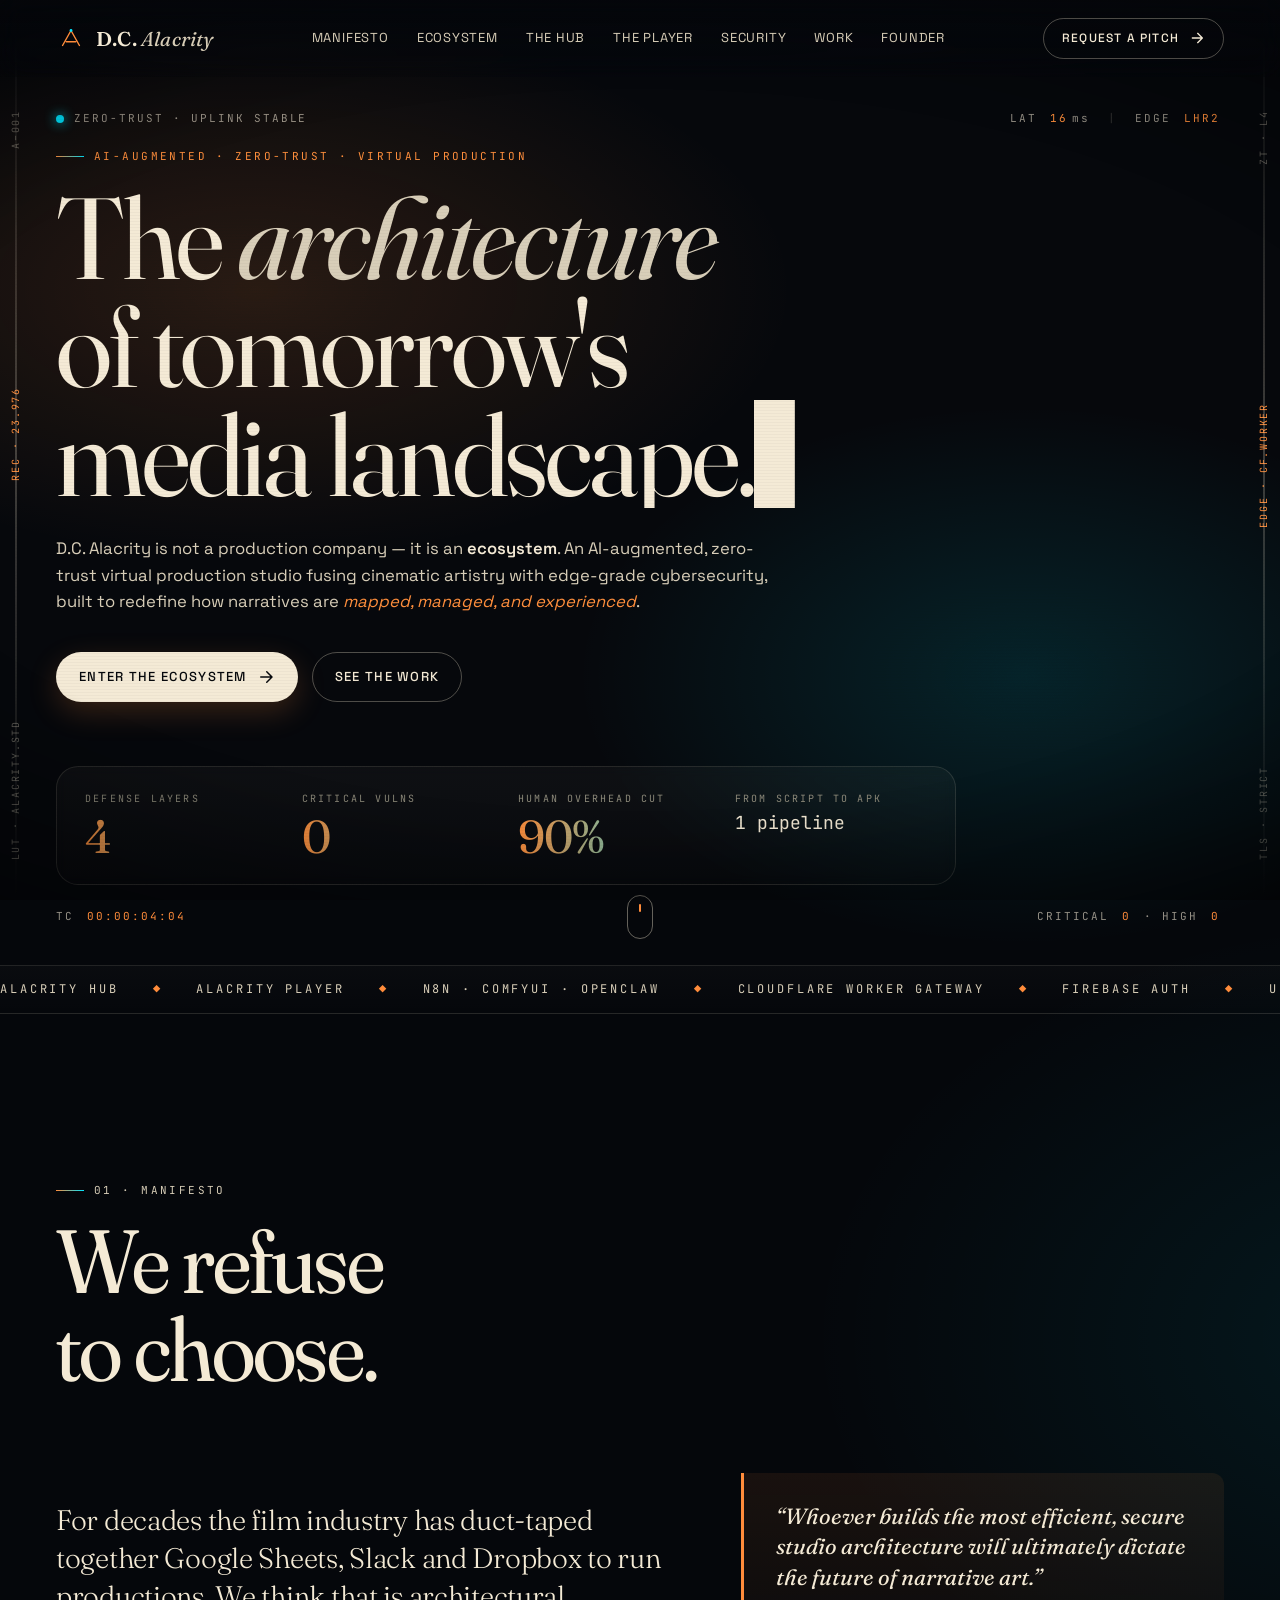
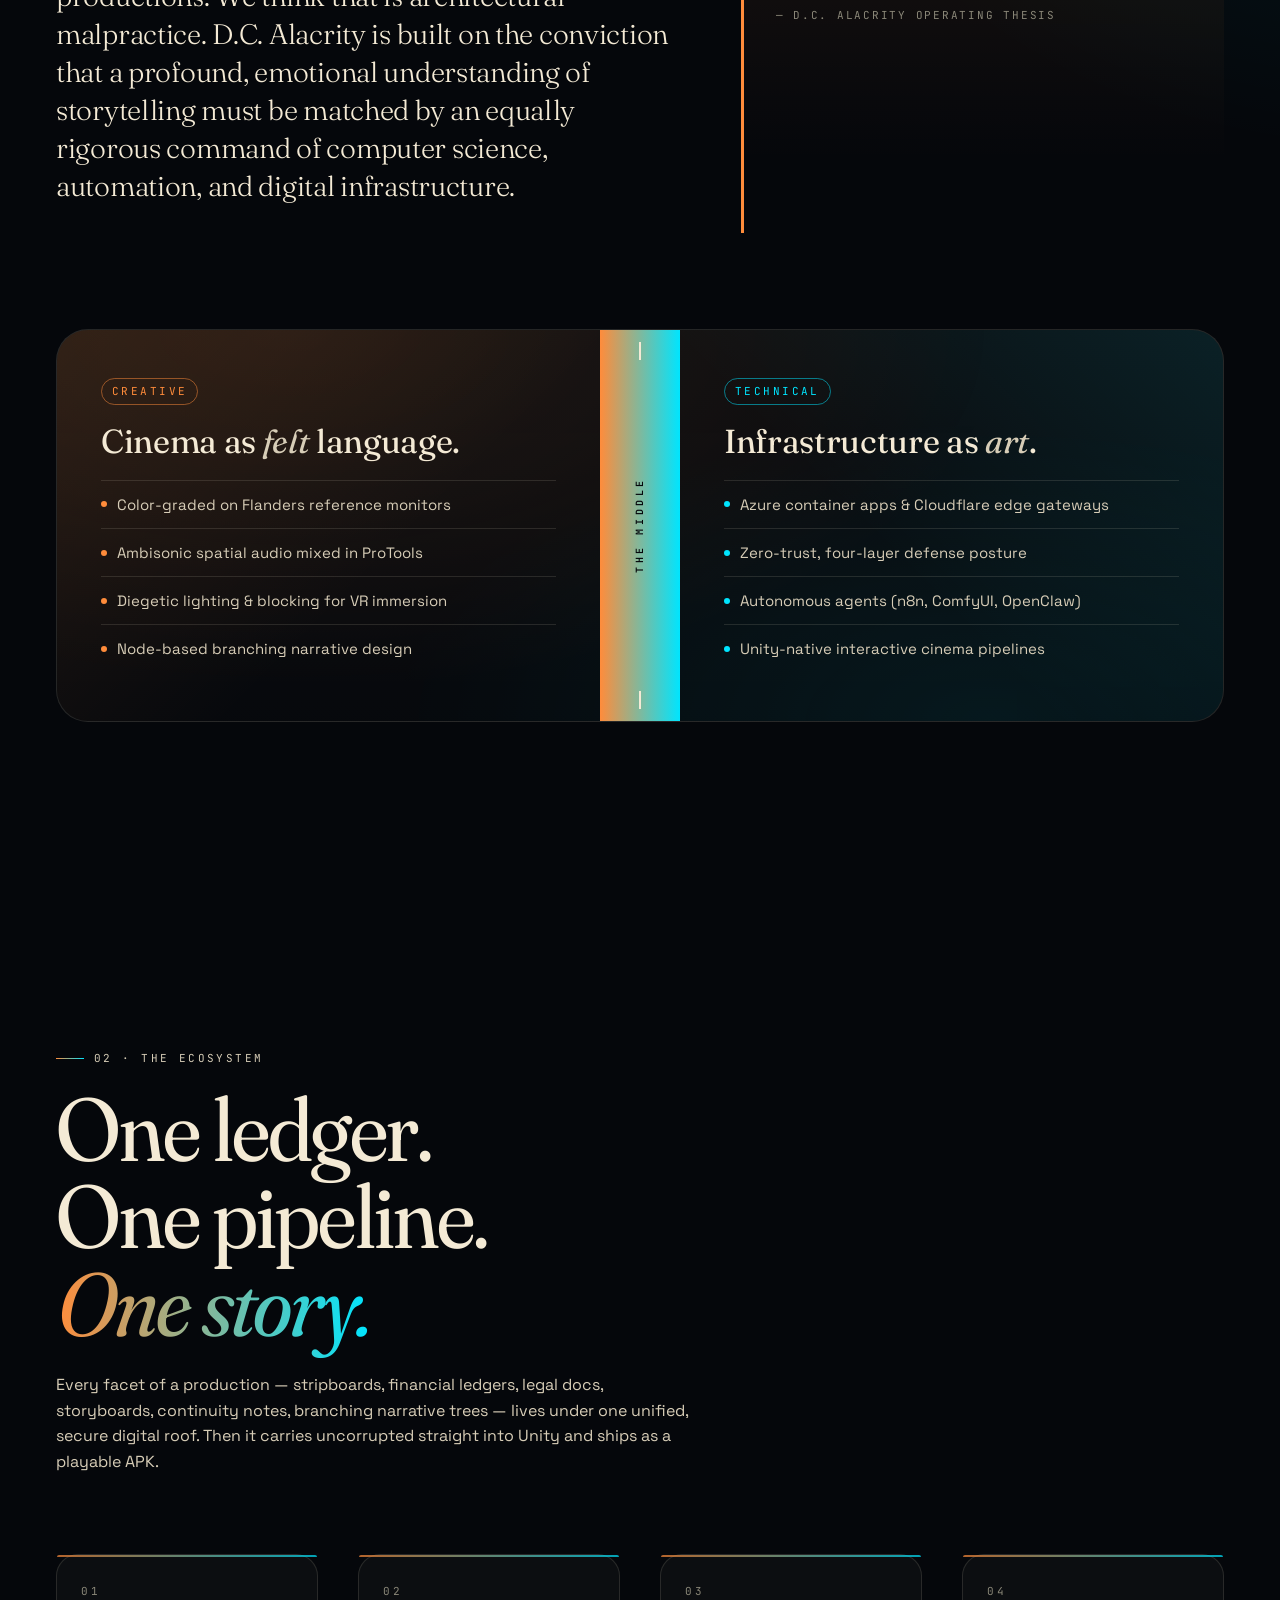
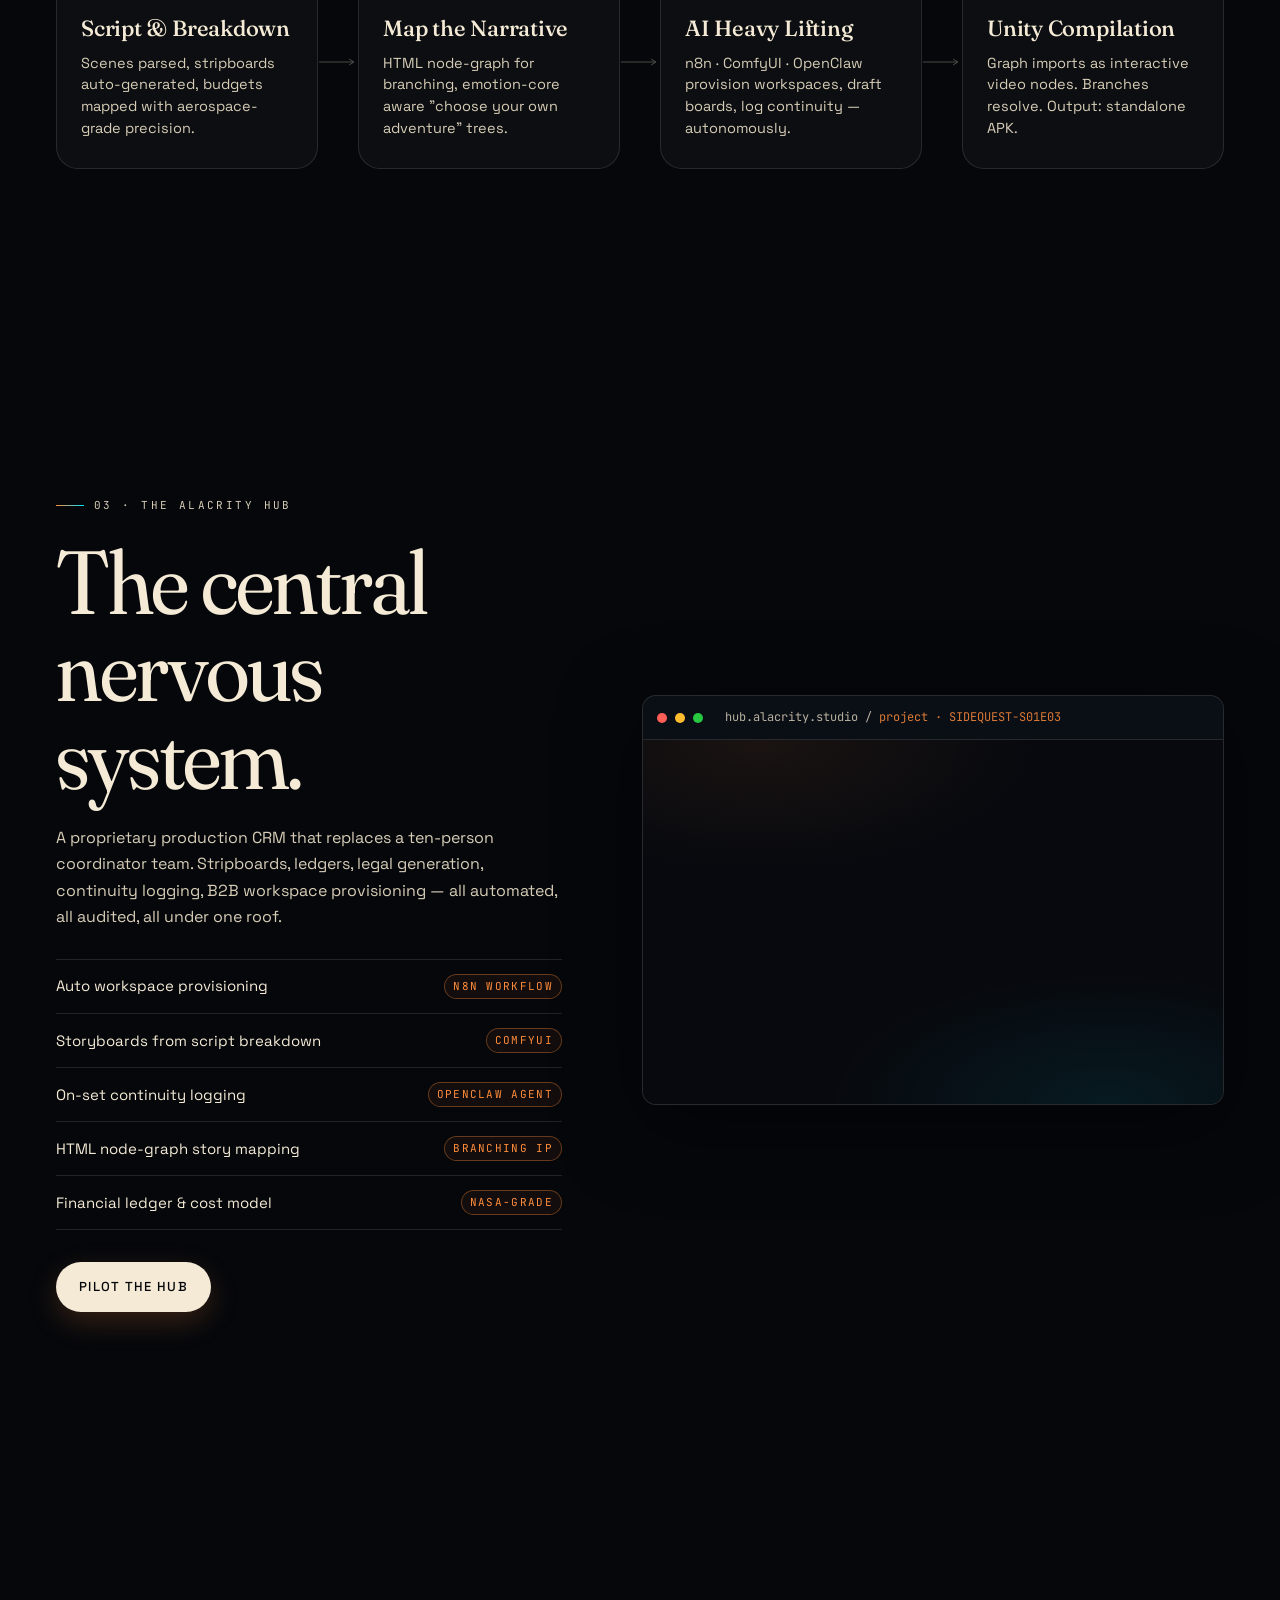
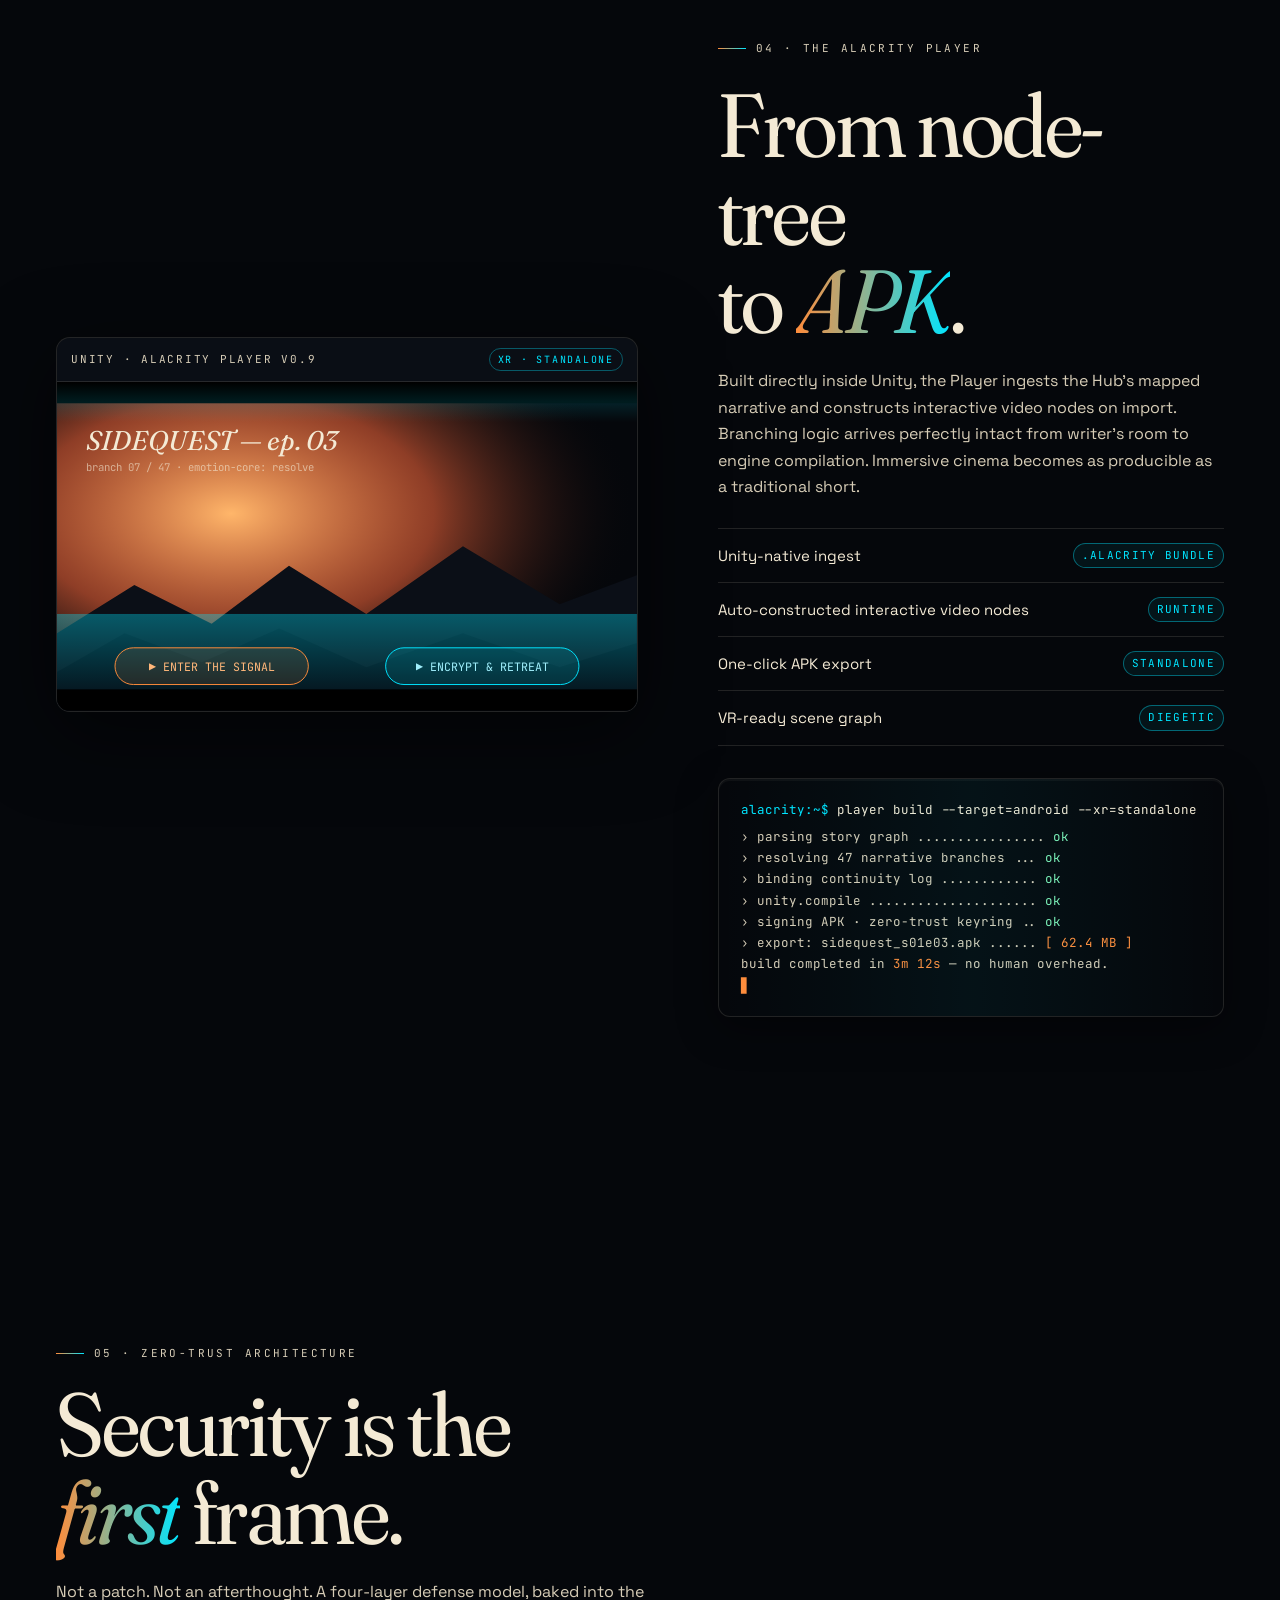
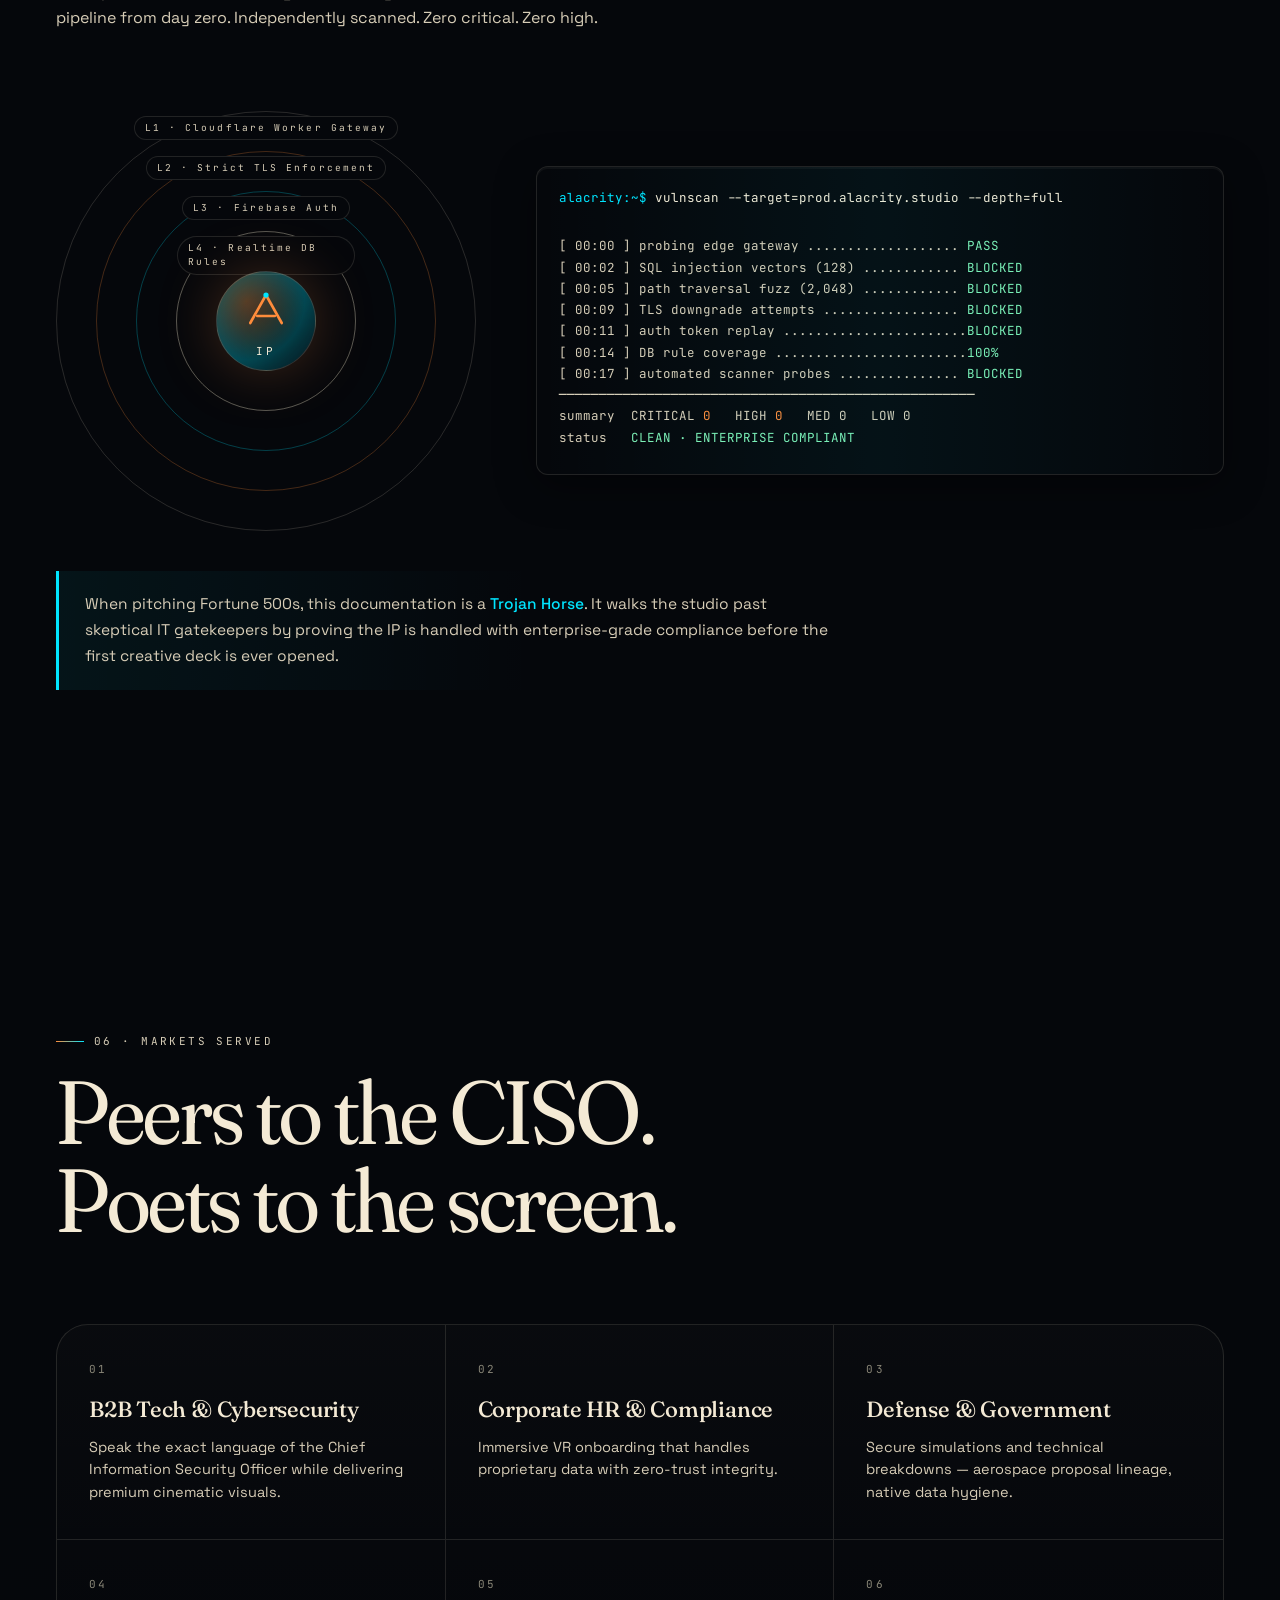
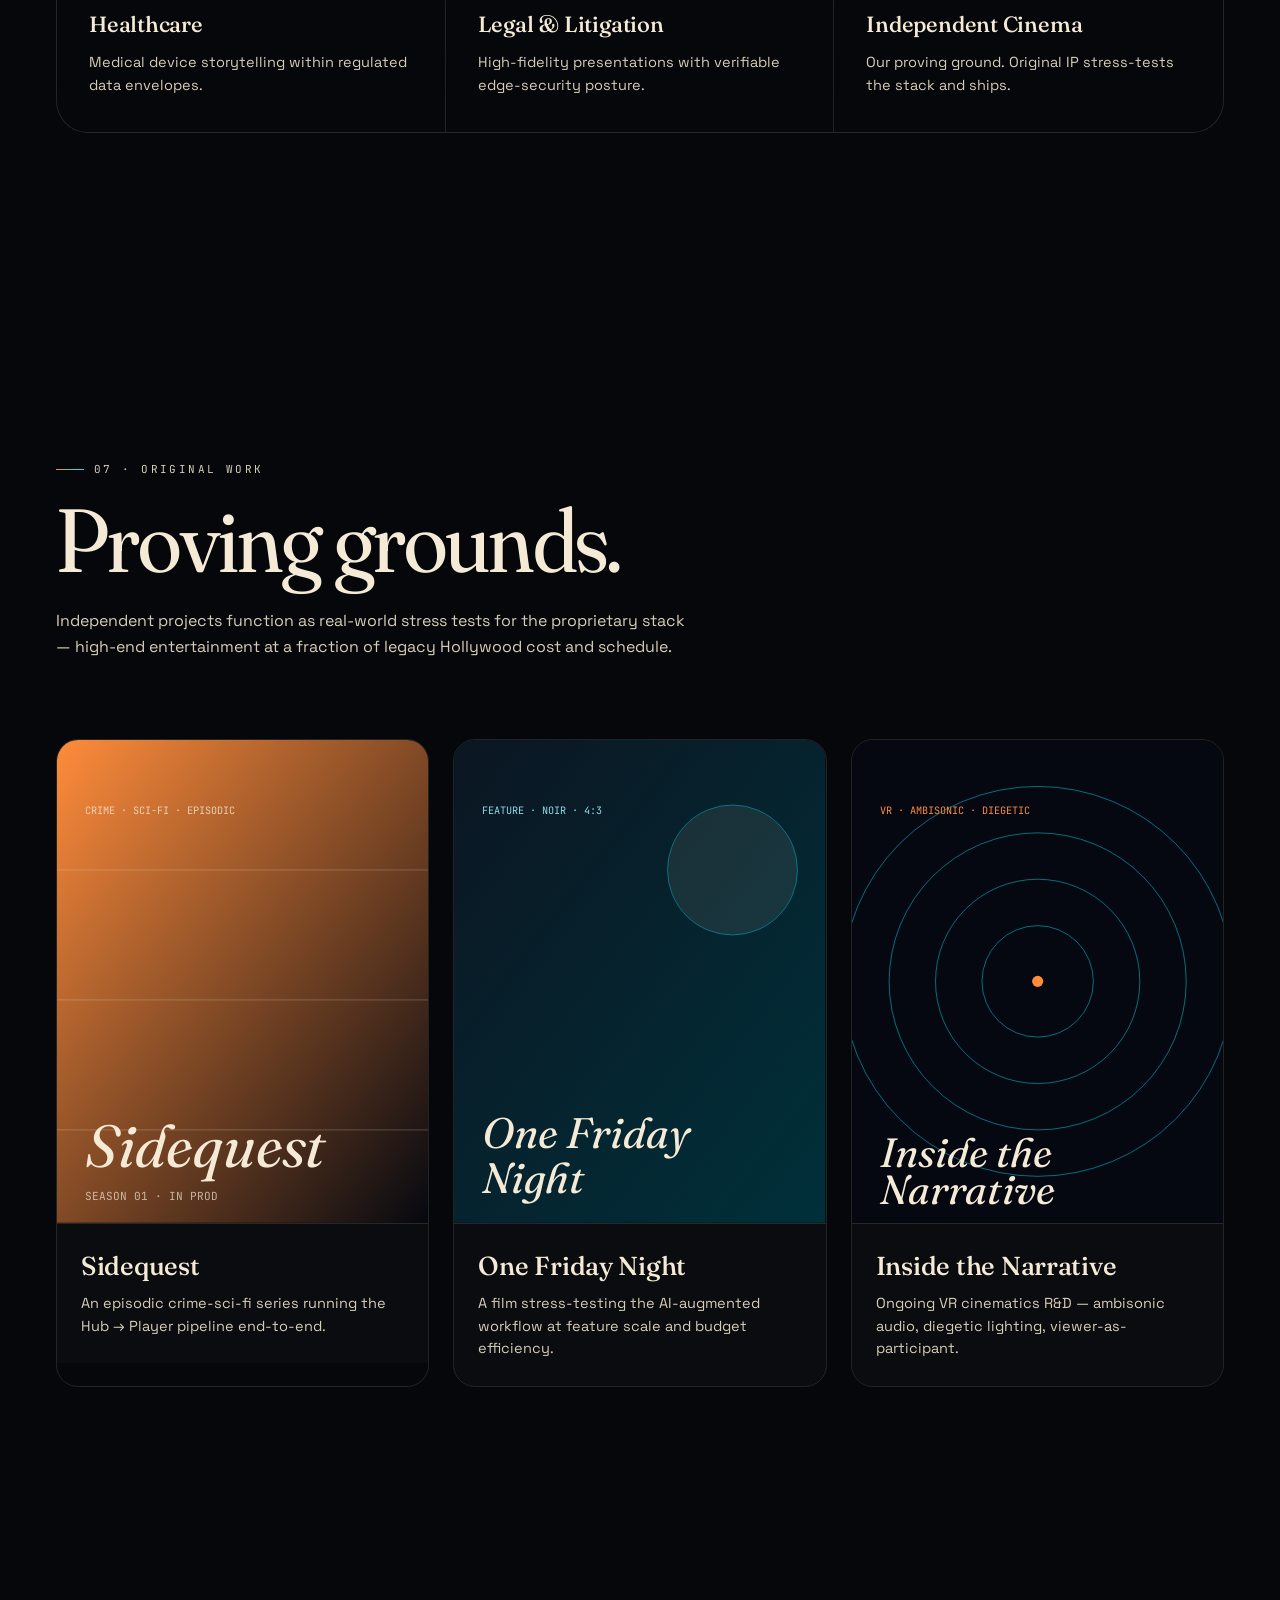
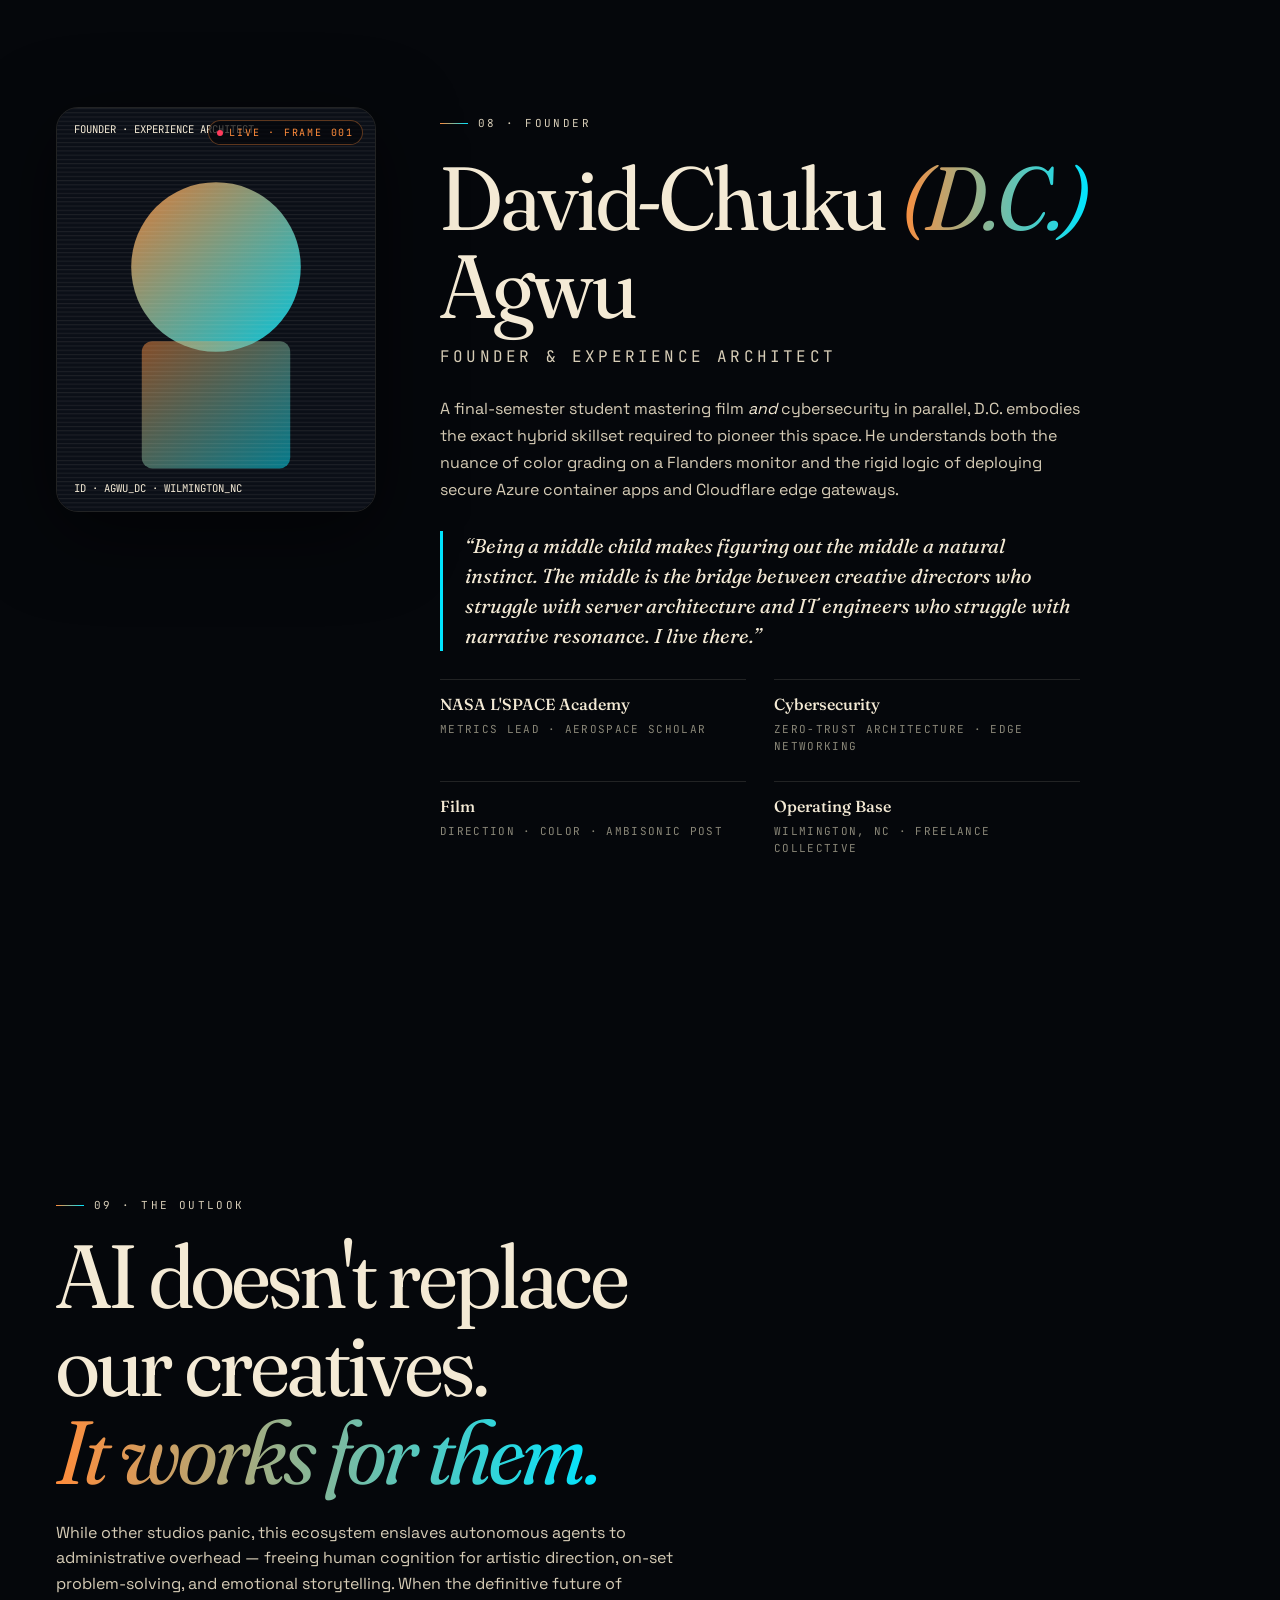
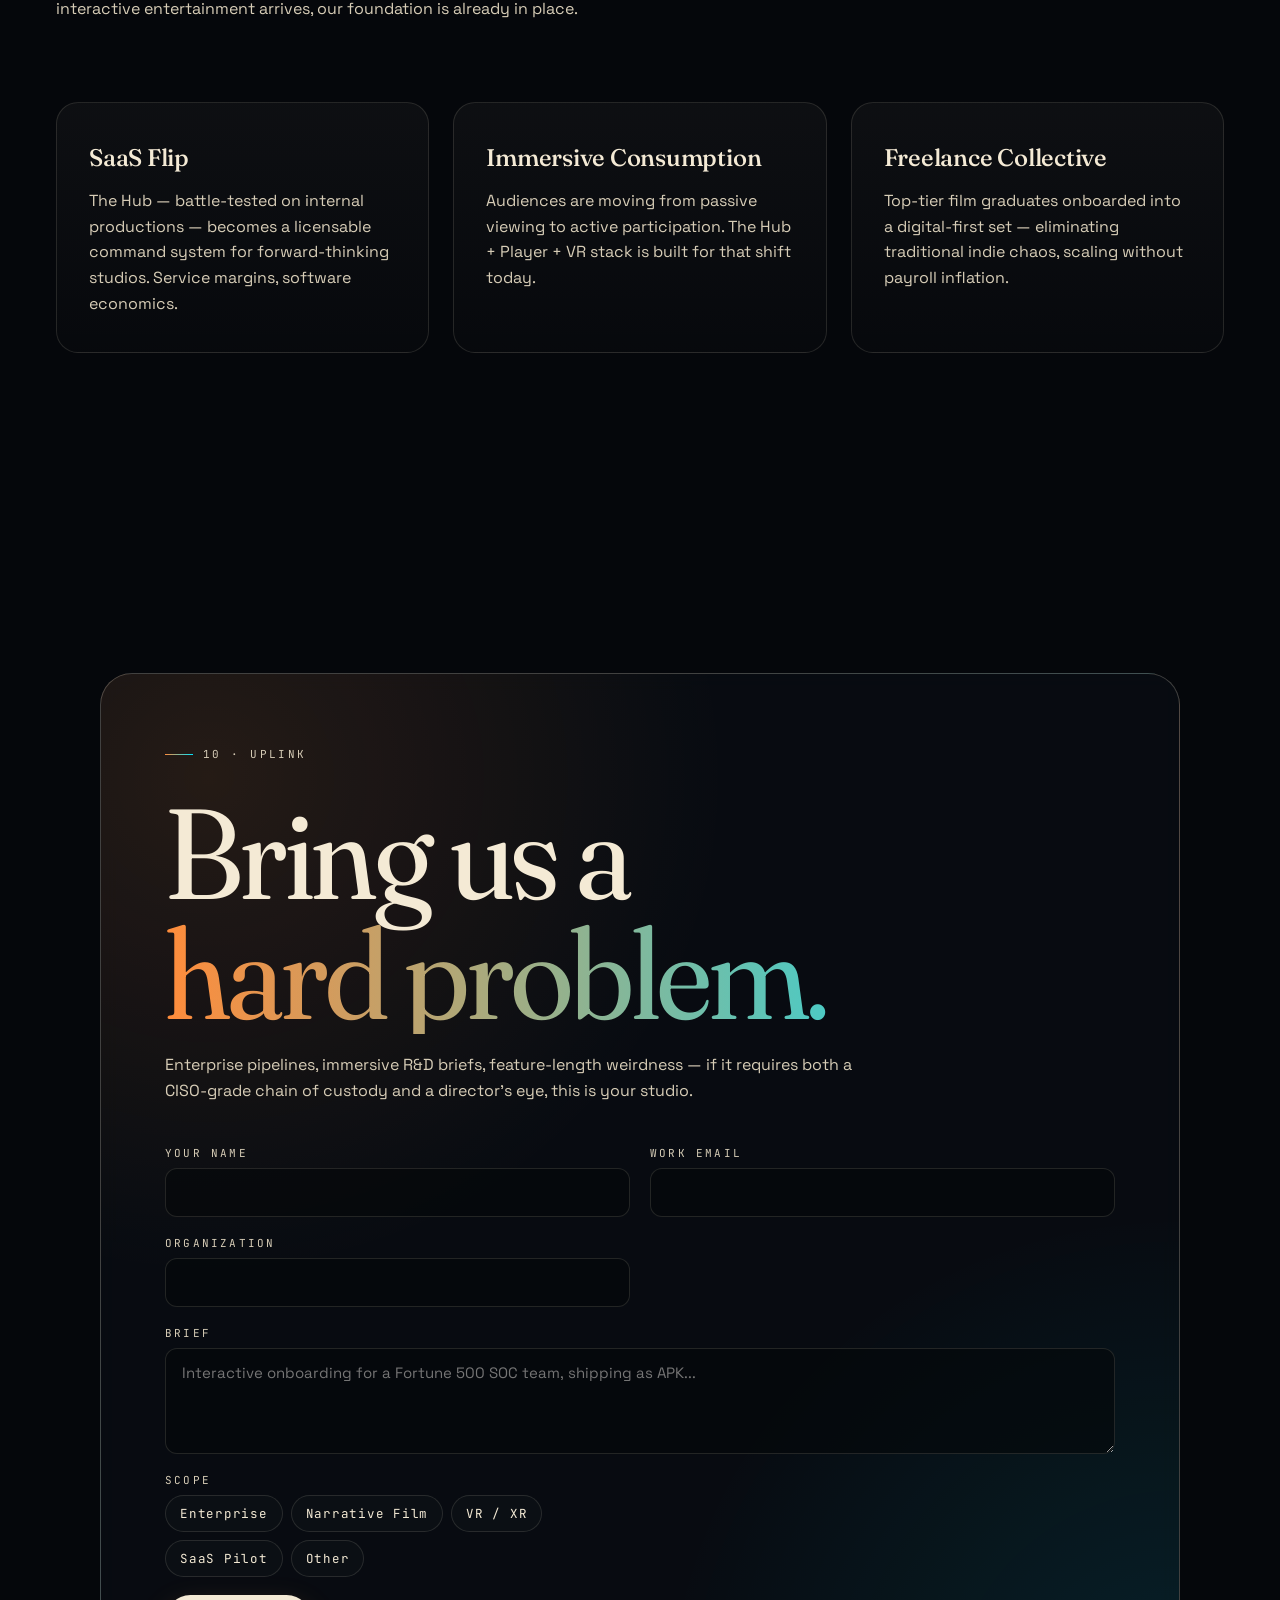
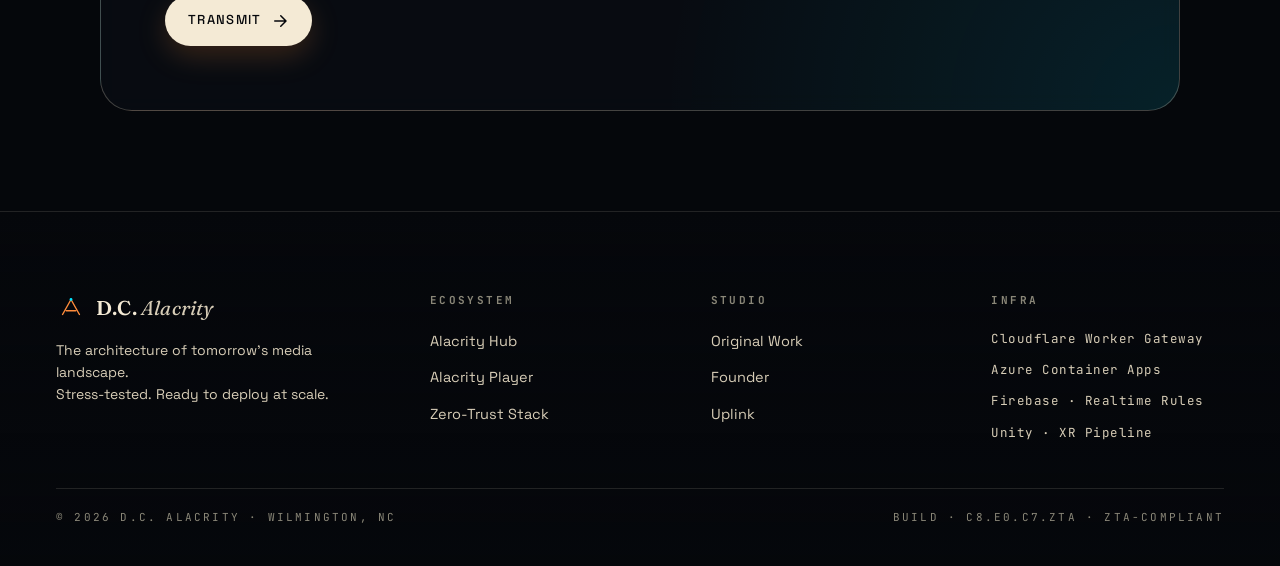
<file: index.html>
<!doctype html>
<html lang="en">
<head>
<meta charset="utf-8" />
<meta name="viewport" content="width=device-width,initial-scale=1,viewport-fit=cover" />
<title>D.C. Alacrity — Zero-Trust Virtual Production Studio</title>
<meta name="description" content="D.C. Alacrity is an AI-augmented, zero-trust virtual production studio and media-tech consultancy fusing cinematic artistry with edge cybersecurity. Home of the Alacrity Hub and the Alacrity Player." />
<meta name="theme-color" content="#05070b" />
<meta property="og:title" content="D.C. Alacrity — The Architecture of Tomorrow's Media" />
<meta property="og:description" content="AI-augmented, zero-trust virtual production. The Hub. The Player. Uncrackable infrastructure. Pioneering narrative design." />
<meta property="og:type" content="website" />

<link rel="preconnect" href="https://fonts.googleapis.com">
<link rel="preconnect" href="https://fonts.gstatic.com" crossorigin>
<link href="https://fonts.googleapis.com/css2?family=Fraunces:opsz,wght,SOFT@9..144,300..900,0..100&family=Space+Grotesk:wght@300..700&family=JetBrains+Mono:wght@300..700&display=swap" rel="stylesheet">

<link rel="stylesheet" href="styles.css" />
<link rel="icon" href="data:image/svg+xml,%3Csvg xmlns='http://www.w3.org/2000/svg' viewBox='0 0 64 64'%3E%3Crect width='64' height='64' rx='12' fill='%2305070b'/%3E%3Cpath d='M14 48 L32 16 L50 48 M22 40 H42' stroke='%23ff8c3b' stroke-width='3' stroke-linecap='round' stroke-linejoin='round' fill='none'/%3E%3Ccircle cx='32' cy='16' r='3' fill='%2300e5ff'/%3E%3C/svg%3E" />
</head>
<body>

<!-- ====== FILM GRAIN + SCANLINE OVERLAYS ====== -->
<div class="grain" aria-hidden="true"></div>
<div class="scanlines" aria-hidden="true"></div>
<div class="vignette" aria-hidden="true"></div>

<!-- ====== SIDE RAILS (editorial/cinematic crop marks) ====== -->
<aside class="rail rail--l" aria-hidden="true">
  <span class="rail__mark">A–001</span>
  <span class="rail__mark rotate">REC · 23.976</span>
  <span class="rail__mark">LUT · ALACRITY.STD</span>
</aside>
<aside class="rail rail--r" aria-hidden="true">
  <span class="rail__mark">ZT · L4</span>
  <span class="rail__mark rotate">EDGE · CF.WORKER</span>
  <span class="rail__mark">TLS · STRICT</span>
</aside>

<!-- ====== NAV ====== -->
<header class="nav" id="nav">
  <a href="#top" class="logo" aria-label="D.C. Alacrity home">
    <svg class="logo__mark" viewBox="0 0 64 64" aria-hidden="true">
      <path d="M14 48 L32 16 L50 48 M22 40 H42" stroke="currentColor" stroke-width="3" stroke-linecap="round" stroke-linejoin="round" fill="none"/>
      <circle class="logo__dot" cx="32" cy="16" r="3"/>
    </svg>
    <span class="logo__word">D.C. <em>Alacrity</em></span>
  </a>
  <nav class="nav__links" aria-label="Primary">
    <a href="#manifesto">Manifesto</a>
    <a href="#ecosystem">Ecosystem</a>
    <a href="#hub">The Hub</a>
    <a href="#player">The Player</a>
    <a href="#security">Security</a>
    <a href="#work">Work</a>
    <a href="#founder">Founder</a>
  </nav>
  <a class="btn btn--ghost nav__cta" href="#contact">
    <span>Request a Pitch</span>
    <svg viewBox="0 0 24 24" width="16" height="16" aria-hidden="true"><path d="M5 12h14M13 5l7 7-7 7" fill="none" stroke="currentColor" stroke-width="2" stroke-linecap="round" stroke-linejoin="round"/></svg>
  </a>
</header>

<main id="top">

  <!-- ====== HERO ====== -->
  <section class="hero" id="hero">
    <canvas class="hero__canvas" id="heroCanvas" aria-hidden="true"></canvas>

    <div class="hero__hud" aria-hidden="true">
      <div class="hud hud--tl">
        <span class="hud__dot"></span>
        <span class="hud__label">ZERO-TRUST · UPLINK STABLE</span>
      </div>
      <div class="hud hud--tr">
        <span class="hud__label">LAT <em id="hudLat">12</em>ms</span>
        <span class="hud__sep">|</span>
        <span class="hud__label">EDGE <em id="hudEdge">IAD1</em></span>
      </div>
      <div class="hud hud--bl">
        <span class="hud__label">TC <em id="hudTC">00:00:00:00</em></span>
      </div>
      <div class="hud hud--br">
        <span class="hud__label">CRITICAL <em>0</em> · HIGH <em>0</em></span>
      </div>
    </div>

    <div class="hero__inner">
      <div class="eyebrow eyebrow--hero">
        <span class="eyebrow__bar"></span>
        <span>AI-Augmented · Zero-Trust · Virtual Production</span>
      </div>

      <h1 class="hero__title">
        <span class="line">The <em>architecture</em></span>
        <span class="line">of tomorrow's</span>
        <span class="line accent" data-type>media landscape.</span>
      </h1>

      <p class="hero__lede">
        D.C. Alacrity is not a production company — it is an <strong>ecosystem</strong>.
        An AI-augmented, zero-trust virtual production studio fusing cinematic artistry
        with edge-grade cybersecurity, built to redefine how narratives are
        <em>mapped, managed, and experienced</em>.
      </p>

      <div class="hero__cta">
        <a class="btn btn--primary" href="#ecosystem">
          <span>Enter the Ecosystem</span>
          <svg viewBox="0 0 24 24" width="18" height="18" aria-hidden="true"><path d="M5 12h14M13 5l7 7-7 7" fill="none" stroke="currentColor" stroke-width="2" stroke-linecap="round" stroke-linejoin="round"/></svg>
        </a>
        <a class="btn btn--ghost" href="#work">
          <span>See the Work</span>
        </a>
      </div>

      <dl class="hero__stats">
        <div><dt>Defense Layers</dt><dd data-count="4">0</dd></div>
        <div><dt>Critical Vulns</dt><dd data-count="0">0</dd></div>
        <div><dt>Human Overhead Cut</dt><dd data-count="90" data-suffix="%">0</dd></div>
        <div><dt>From Script to APK</dt><dd class="mono">1 pipeline</dd></div>
      </dl>
    </div>

    <button class="scroll-cue" aria-label="Scroll for more">
      <span></span>
    </button>
  </section>

  <!-- ====== TICKER ====== -->
  <div class="ticker" aria-hidden="true">
    <div class="ticker__track">
      <span>Alacrity Hub</span><span class="dot">◆</span>
      <span>Alacrity Player</span><span class="dot">◆</span>
      <span>n8n · ComfyUI · OpenClaw</span><span class="dot">◆</span>
      <span>Cloudflare Worker Gateway</span><span class="dot">◆</span>
      <span>Firebase Auth</span><span class="dot">◆</span>
      <span>Unity Engine</span><span class="dot">◆</span>
      <span>Ambisonic · ProTools</span><span class="dot">◆</span>
      <span>Flanders-grade Color</span><span class="dot">◆</span>
      <span>Wilmington Freelance Collective</span><span class="dot">◆</span>
      <span>Zero Critical · Zero High</span><span class="dot">◆</span>
      <!-- duplicate for seamless loop -->
      <span>Alacrity Hub</span><span class="dot">◆</span>
      <span>Alacrity Player</span><span class="dot">◆</span>
      <span>n8n · ComfyUI · OpenClaw</span><span class="dot">◆</span>
      <span>Cloudflare Worker Gateway</span><span class="dot">◆</span>
      <span>Firebase Auth</span><span class="dot">◆</span>
      <span>Unity Engine</span><span class="dot">◆</span>
      <span>Ambisonic · ProTools</span><span class="dot">◆</span>
      <span>Flanders-grade Color</span><span class="dot">◆</span>
      <span>Wilmington Freelance Collective</span><span class="dot">◆</span>
      <span>Zero Critical · Zero High</span><span class="dot">◆</span>
    </div>
  </div>

  <!-- ====== MANIFESTO ====== -->
  <section class="section manifesto" id="manifesto">
    <div class="section__head">
      <span class="eyebrow"><span class="eyebrow__bar"></span>01 · Manifesto</span>
      <h2 class="display">We refuse<br/>to choose.</h2>
    </div>

    <div class="manifesto__grid">
      <p class="manifesto__lede" data-reveal>
        For decades the film industry has duct-taped together Google Sheets,
        Slack and Dropbox to run productions. We think that is architectural
        malpractice. D.C. Alacrity is built on the conviction that a profound,
        emotional understanding of storytelling must be matched by an equally
        rigorous command of computer science, automation, and digital
        infrastructure.
      </p>
      <aside class="pull" data-reveal>
        <p>
          &ldquo;Whoever builds the most efficient, secure studio architecture
          will ultimately dictate the future of narrative art.&rdquo;
        </p>
        <footer>— D.C. Alacrity operating thesis</footer>
      </aside>
    </div>

    <!-- Dual pillar: Creative vs Technical -->
    <div class="duality" data-reveal>
      <div class="duality__col duality__col--warm">
        <span class="duality__tag">CREATIVE</span>
        <h3>Cinema as <em>felt</em> language.</h3>
        <ul>
          <li>Color-graded on Flanders reference monitors</li>
          <li>Ambisonic spatial audio mixed in ProTools</li>
          <li>Diegetic lighting &amp; blocking for VR immersion</li>
          <li>Node-based branching narrative design</li>
        </ul>
      </div>
      <div class="duality__seam" aria-hidden="true">
        <span class="duality__seam-label">THE&nbsp;MIDDLE</span>
      </div>
      <div class="duality__col duality__col--cool">
        <span class="duality__tag">TECHNICAL</span>
        <h3>Infrastructure as <em>art</em>.</h3>
        <ul>
          <li>Azure container apps &amp; Cloudflare edge gateways</li>
          <li>Zero-trust, four-layer defense posture</li>
          <li>Autonomous agents (n8n, ComfyUI, OpenClaw)</li>
          <li>Unity-native interactive cinema pipelines</li>
        </ul>
      </div>
    </div>
  </section>

  <!-- ====== ECOSYSTEM OVERVIEW ====== -->
  <section class="section ecosystem" id="ecosystem">
    <div class="section__head">
      <span class="eyebrow"><span class="eyebrow__bar"></span>02 · The Ecosystem</span>
      <h2 class="display">One ledger.<br/>One pipeline.<br/><em>One story.</em></h2>
      <p class="section__lede">
        Every facet of a production — stripboards, financial ledgers, legal docs,
        storyboards, continuity notes, branching narrative trees — lives under one
        unified, secure digital roof. Then it carries uncorrupted straight into
        Unity and ships as a playable APK.
      </p>
    </div>

    <!-- Pipeline diagram -->
    <div class="pipeline" data-reveal>
      <div class="pipeline__node" data-stage="1">
        <span class="pipeline__index">01</span>
        <h4>Script &amp; Breakdown</h4>
        <p>Scenes parsed, stripboards auto-generated, budgets mapped with aerospace-grade precision.</p>
      </div>
      <svg class="pipeline__arrow" viewBox="0 0 80 20" aria-hidden="true"><path d="M2 10 H70 M62 4 L72 10 L62 16"/></svg>

      <div class="pipeline__node" data-stage="2">
        <span class="pipeline__index">02</span>
        <h4>Map the Narrative</h4>
        <p>HTML node-graph for branching, emotion-core aware "choose your own adventure" trees.</p>
      </div>
      <svg class="pipeline__arrow" viewBox="0 0 80 20" aria-hidden="true"><path d="M2 10 H70 M62 4 L72 10 L62 16"/></svg>

      <div class="pipeline__node" data-stage="3">
        <span class="pipeline__index">03</span>
        <h4>AI Heavy Lifting</h4>
        <p>n8n · ComfyUI · OpenClaw provision workspaces, draft boards, log continuity — autonomously.</p>
      </div>
      <svg class="pipeline__arrow" viewBox="0 0 80 20" aria-hidden="true"><path d="M2 10 H70 M62 4 L72 10 L62 16"/></svg>

      <div class="pipeline__node" data-stage="4">
        <span class="pipeline__index">04</span>
        <h4>Unity Compilation</h4>
        <p>Graph imports as interactive video nodes. Branches resolve. Output: standalone APK.</p>
      </div>
    </div>
  </section>

  <!-- ====== ALACRITY HUB ====== -->
  <section class="section hub" id="hub">
    <div class="product">
      <div class="product__copy">
        <span class="eyebrow"><span class="eyebrow__bar"></span>03 · The Alacrity Hub</span>
        <h2 class="display">The central<br/>nervous system.</h2>
        <p>
          A proprietary production CRM that replaces a ten-person coordinator
          team. Stripboards, ledgers, legal generation, continuity logging,
          B2B workspace provisioning — all automated, all audited,
          all under one roof.
        </p>
        <ul class="feature-list">
          <li><span>Auto workspace provisioning</span><em>n8n workflow</em></li>
          <li><span>Storyboards from script breakdown</span><em>ComfyUI</em></li>
          <li><span>On-set continuity logging</span><em>OpenClaw agent</em></li>
          <li><span>HTML node-graph story mapping</span><em>branching IP</em></li>
          <li><span>Financial ledger &amp; cost model</span><em>NASA-grade</em></li>
        </ul>
        <a class="btn btn--primary" href="#contact"><span>Pilot the Hub</span></a>
      </div>

      <!-- Interactive HTML node-graph mockup -->
      <div class="product__visual" aria-hidden="true">
        <div class="browser">
          <div class="browser__bar">
            <span></span><span></span><span></span>
            <div class="browser__url">hub.alacrity.studio / <em>project · SIDEQUEST-S01E03</em></div>
          </div>
          <div class="browser__body">
            <svg class="node-graph" id="nodeGraph" viewBox="0 0 600 360" preserveAspectRatio="xMidYMid meet">
              <defs>
                <linearGradient id="edgeGrad" x1="0" x2="1">
                  <stop offset="0%" stop-color="#ff8c3b"/>
                  <stop offset="100%" stop-color="#00e5ff"/>
                </linearGradient>
              </defs>
              <!-- edges drawn via JS -->
              <g id="graphEdges"></g>
              <g id="graphNodes"></g>
            </svg>
          </div>
        </div>
      </div>
    </div>
  </section>

  <!-- ====== ALACRITY PLAYER ====== -->
  <section class="section player" id="player">
    <div class="product product--reverse">
      <div class="product__copy">
        <span class="eyebrow"><span class="eyebrow__bar"></span>04 · The Alacrity Player</span>
        <h2 class="display">From node-tree<br/>to <em>APK</em>.</h2>
        <p>
          Built directly inside Unity, the Player ingests the Hub's mapped
          narrative and constructs interactive video nodes on import.
          Branching logic arrives perfectly intact from writer's room
          to engine compilation. Immersive cinema becomes as producible
          as a traditional short.
        </p>
        <ul class="feature-list">
          <li><span>Unity-native ingest</span><em>.alacrity bundle</em></li>
          <li><span>Auto-constructed interactive video nodes</span><em>runtime</em></li>
          <li><span>One-click APK export</span><em>standalone</em></li>
          <li><span>VR-ready scene graph</span><em>diegetic</em></li>
        </ul>

        <!-- Build output terminal -->
        <pre class="terminal" id="buildTerm" aria-hidden="true">
<span class="term__prompt">alacrity:~$ </span><span class="term__cmd">player build --target=android --xr=standalone</span>
<span class="term__out">› parsing story graph ................ <span class="ok">ok</span>
› resolving 47 narrative branches ... <span class="ok">ok</span>
› binding continuity log ............ <span class="ok">ok</span>
› unity.compile ..................... <span class="ok">ok</span>
› signing APK · zero-trust keyring .. <span class="ok">ok</span>
› export: sidequest_s01e03.apk ...... <span class="accent">[ 62.4 MB ]</span>
build completed in <span class="accent">3m 12s</span> — no human overhead.</span><span class="term__caret">▊</span></pre>
      </div>

      <div class="product__visual" aria-hidden="true">
        <!-- Unity-ish interactive preview -->
        <div class="player-frame">
          <div class="player-frame__chrome">
            <span>Unity · Alacrity Player v0.9</span>
            <span class="player-frame__badge">XR · STANDALONE</span>
          </div>
          <div class="player-frame__viewport">
            <div class="player-frame__scan" aria-hidden="true"></div>
            <svg viewBox="0 0 600 340" class="player-frame__svg">
              <defs>
                <radialGradient id="sun" cx="30%" cy="40%" r="70%">
                  <stop offset="0%" stop-color="#ffb66a"/>
                  <stop offset="50%" stop-color="#ff6a3d" stop-opacity=".55"/>
                  <stop offset="100%" stop-color="#05070b" stop-opacity="0"/>
                </radialGradient>
                <linearGradient id="fog" x1="0" y1="0" x2="0" y2="1">
                  <stop offset="0%" stop-color="#00e5ff" stop-opacity=".35"/>
                  <stop offset="100%" stop-color="#00e5ff" stop-opacity="0"/>
                </linearGradient>
              </defs>
              <rect width="600" height="340" fill="#05070b"/>
              <rect width="600" height="340" fill="url(#sun)"/>
              <!-- mountain silhouettes -->
              <path d="M0 260 L80 210 L160 250 L240 190 L320 240 L420 170 L520 230 L600 200 L600 340 L0 340 Z" fill="#0b0f17"/>
              <path d="M0 300 L70 260 L150 290 L230 255 L320 295 L420 260 L520 295 L600 270 L600 340 L0 340 Z" fill="#050810" opacity=".9"/>
              <rect x="0" y="240" width="600" height="100" fill="url(#fog)"/>
              <!-- interactive choice chips -->
              <g class="choice choice--a">
                <rect x="60" y="275" width="200" height="38" rx="19" fill="rgba(255,140,59,.12)" stroke="#ff8c3b"/>
                <text x="160" y="299" text-anchor="middle" fill="#ffb77a" font-family="JetBrains Mono" font-size="12">▶ ENTER THE SIGNAL</text>
              </g>
              <g class="choice choice--b">
                <rect x="340" y="275" width="200" height="38" rx="19" fill="rgba(0,229,255,.1)" stroke="#00e5ff"/>
                <text x="440" y="299" text-anchor="middle" fill="#9feefb" font-family="JetBrains Mono" font-size="12">▶ ENCRYPT &amp; RETREAT</text>
              </g>
              <!-- letterbox -->
              <rect x="0" y="0" width="600" height="22" fill="#000"/>
              <rect x="0" y="318" width="600" height="22" fill="#000"/>
              <!-- title -->
              <text x="30" y="70" fill="#f4ead5" font-family="Fraunces" font-size="28" font-style="italic">SIDEQUEST — ep. 03</text>
              <text x="30" y="92" fill="#f4ead5" opacity=".6" font-family="JetBrains Mono" font-size="11">branch 07 / 47 · emotion-core: resolve</text>
            </svg>
          </div>
        </div>
      </div>
    </div>
  </section>

  <!-- ====== SECURITY ====== -->
  <section class="section security" id="security">
    <div class="section__head">
      <span class="eyebrow"><span class="eyebrow__bar"></span>05 · Zero-Trust Architecture</span>
      <h2 class="display">Security is the<br/><em>first</em> frame.</h2>
      <p class="section__lede">
        Not a patch. Not an afterthought. A four-layer defense model, baked
        into the pipeline from day zero. Independently scanned. Zero critical.
        Zero high.
      </p>
    </div>

    <div class="sec-grid">
      <!-- Animated layered shield -->
      <div class="shield" aria-hidden="true">
        <div class="shield__ring shield__ring--1"><span>L1 · Cloudflare Worker Gateway</span></div>
        <div class="shield__ring shield__ring--2"><span>L2 · Strict TLS Enforcement</span></div>
        <div class="shield__ring shield__ring--3"><span>L3 · Firebase Auth</span></div>
        <div class="shield__ring shield__ring--4"><span>L4 · Realtime DB Rules</span></div>
        <div class="shield__core">
          <svg viewBox="0 0 64 64" width="56" height="56"><path d="M14 48 L32 16 L50 48 M22 40 H42" stroke="#ff8c3b" stroke-width="3" fill="none" stroke-linecap="round" stroke-linejoin="round"/><circle cx="32" cy="16" r="3" fill="#00e5ff"/></svg>
          <span>IP</span>
        </div>
      </div>

      <!-- Terminal scan -->
      <pre class="terminal terminal--scan" id="scanTerm">
<span class="term__prompt">alacrity:~$ </span><span class="term__cmd">vulnscan --target=prod.alacrity.studio --depth=full</span>
<span class="term__out scan-out">
[ 00:00 ] probing edge gateway ................... <span class="ok">PASS</span>
[ 00:02 ] SQL injection vectors (128) ............ <span class="ok">BLOCKED</span>
[ 00:05 ] path traversal fuzz (2,048) ............ <span class="ok">BLOCKED</span>
[ 00:09 ] TLS downgrade attempts ................. <span class="ok">BLOCKED</span>
[ 00:11 ] auth token replay .......................<span class="ok">BLOCKED</span>
[ 00:14 ] DB rule coverage ........................<span class="ok">100%</span>
[ 00:17 ] automated scanner probes ............... <span class="ok">BLOCKED</span>
────────────────────────────────────────────────────
summary  CRITICAL <span class="accent">0</span>   HIGH <span class="accent">0</span>   MED 0   LOW 0
status   <span class="ok">CLEAN · ENTERPRISE COMPLIANT</span></span></pre>
    </div>

    <p class="sec-note">
      When pitching Fortune 500s, this documentation is a <em>Trojan Horse</em>.
      It walks the studio past skeptical IT gatekeepers by proving the IP is
      handled with enterprise-grade compliance before the first creative deck
      is ever opened.
    </p>
  </section>

  <!-- ====== MARKETS ====== -->
  <section class="section markets">
    <div class="section__head">
      <span class="eyebrow"><span class="eyebrow__bar"></span>06 · Markets Served</span>
      <h2 class="display">Peers to the CISO.<br/>Poets to the screen.</h2>
    </div>
    <div class="markets__grid">
      <article class="market"><span>01</span><h4>B2B Tech &amp; Cybersecurity</h4><p>Speak the exact language of the Chief Information Security Officer while delivering premium cinematic visuals.</p></article>
      <article class="market"><span>02</span><h4>Corporate HR &amp; Compliance</h4><p>Immersive VR onboarding that handles proprietary data with zero-trust integrity.</p></article>
      <article class="market"><span>03</span><h4>Defense &amp; Government</h4><p>Secure simulations and technical breakdowns — aerospace proposal lineage, native data hygiene.</p></article>
      <article class="market"><span>04</span><h4>Healthcare</h4><p>Medical device storytelling within regulated data envelopes.</p></article>
      <article class="market"><span>05</span><h4>Legal &amp; Litigation</h4><p>High-fidelity presentations with verifiable edge-security posture.</p></article>
      <article class="market"><span>06</span><h4>Independent Cinema</h4><p>Our proving ground. Original IP stress-tests the stack and ships.</p></article>
    </div>
  </section>

  <!-- ====== WORK ====== -->
  <section class="section work" id="work">
    <div class="section__head">
      <span class="eyebrow"><span class="eyebrow__bar"></span>07 · Original Work</span>
      <h2 class="display">Proving grounds.</h2>
      <p class="section__lede">
        Independent projects function as real-world stress tests for the
        proprietary stack — high-end entertainment at a fraction of legacy
        Hollywood cost and schedule.
      </p>
    </div>

    <div class="work__grid">
      <article class="work-card work-card--a">
        <div class="work-card__poster" aria-hidden="true">
          <svg viewBox="0 0 400 520" preserveAspectRatio="xMidYMid slice">
            <defs>
              <linearGradient id="sqGrad" x1="0" y1="0" x2="1" y2="1">
                <stop offset="0%" stop-color="#ff8c3b"/>
                <stop offset="100%" stop-color="#050810"/>
              </linearGradient>
            </defs>
            <rect width="400" height="520" fill="url(#sqGrad)"/>
            <g opacity=".25" stroke="#f4ead5">
              <line x1="0" y1="140" x2="400" y2="140"/>
              <line x1="0" y1="280" x2="400" y2="280"/>
              <line x1="0" y1="420" x2="400" y2="420"/>
            </g>
            <text x="30" y="80" fill="#f4ead5" font-family="JetBrains Mono" font-size="11" opacity=".8">CRIME · SCI-FI · EPISODIC</text>
            <text x="30" y="460" fill="#f4ead5" font-family="Fraunces" font-style="italic" font-size="64">Sidequest</text>
            <text x="30" y="495" fill="#f4ead5" opacity=".7" font-family="JetBrains Mono" font-size="12">SEASON 01 · IN PROD</text>
          </svg>
        </div>
        <div class="work-card__meta">
          <h4>Sidequest</h4>
          <p>An episodic crime-sci-fi series running the Hub → Player pipeline end-to-end.</p>
        </div>
      </article>

      <article class="work-card work-card--b">
        <div class="work-card__poster" aria-hidden="true">
          <svg viewBox="0 0 400 520" preserveAspectRatio="xMidYMid slice">
            <defs>
              <linearGradient id="ofnGrad" x1="0" y1="0" x2="1" y2="1">
                <stop offset="0%" stop-color="#0b1622"/>
                <stop offset="100%" stop-color="#00303a"/>
              </linearGradient>
            </defs>
            <rect width="400" height="520" fill="url(#ofnGrad)"/>
            <circle cx="300" cy="140" r="70" fill="#f4ead5" opacity=".08"/>
            <circle cx="300" cy="140" r="70" fill="none" stroke="#00e5ff" stroke-opacity=".4"/>
            <text x="30" y="80" fill="#9feefb" font-family="JetBrains Mono" font-size="11" opacity=".9">FEATURE · NOIR · 4:3</text>
            <text x="30" y="440" fill="#f4ead5" font-family="Fraunces" font-style="italic" font-size="46">One Friday</text>
            <text x="30" y="488" fill="#f4ead5" font-family="Fraunces" font-style="italic" font-size="46">Night</text>
          </svg>
        </div>
        <div class="work-card__meta">
          <h4>One Friday Night</h4>
          <p>A film stress-testing the AI-augmented workflow at feature scale and budget efficiency.</p>
        </div>
      </article>

      <article class="work-card work-card--c">
        <div class="work-card__poster" aria-hidden="true">
          <svg viewBox="0 0 400 520" preserveAspectRatio="xMidYMid slice">
            <rect width="400" height="520" fill="#050810"/>
            <g stroke="#00e5ff" stroke-opacity=".5" fill="none">
              <circle cx="200" cy="260" r="60"/>
              <circle cx="200" cy="260" r="110"/>
              <circle cx="200" cy="260" r="160"/>
              <circle cx="200" cy="260" r="210"/>
            </g>
            <circle cx="200" cy="260" r="6" fill="#ff8c3b"/>
            <text x="30" y="80" fill="#ff8c3b" font-family="JetBrains Mono" font-size="11">VR · AMBISONIC · DIEGETIC</text>
            <text x="30" y="460" fill="#f4ead5" font-family="Fraunces" font-style="italic" font-size="44">Inside the</text>
            <text x="30" y="500" fill="#f4ead5" font-family="Fraunces" font-style="italic" font-size="44">Narrative</text>
          </svg>
        </div>
        <div class="work-card__meta">
          <h4>Inside the Narrative</h4>
          <p>Ongoing VR cinematics R&amp;D — ambisonic audio, diegetic lighting, viewer-as-participant.</p>
        </div>
      </article>
    </div>
  </section>

  <!-- ====== FOUNDER ====== -->
  <section class="section founder" id="founder">
    <div class="founder__grid">
      <div class="founder__portrait" aria-hidden="true">
        <div class="portrait">
          <svg viewBox="0 0 300 380" preserveAspectRatio="xMidYMid slice">
            <defs>
              <linearGradient id="portraitGrad" x1="0" y1="0" x2="1" y2="1">
                <stop offset="0%" stop-color="#ff8c3b"/>
                <stop offset="100%" stop-color="#00e5ff"/>
              </linearGradient>
              <pattern id="scan" width="4" height="4" patternUnits="userSpaceOnUse">
                <rect width="4" height="1" fill="rgba(244,234,213,.08)"/>
              </pattern>
            </defs>
            <rect width="300" height="380" fill="#0b0f17"/>
            <circle cx="150" cy="150" r="80" fill="url(#portraitGrad)" opacity=".85"/>
            <rect x="80" y="220" width="140" height="120" fill="url(#portraitGrad)" opacity=".5" rx="10"/>
            <rect width="300" height="380" fill="url(#scan)"/>
            <text x="16" y="24" fill="#f4ead5" font-family="JetBrains Mono" font-size="10">FOUNDER · EXPERIENCE ARCHITECT</text>
            <text x="16" y="362" fill="#f4ead5" font-family="JetBrains Mono" font-size="10">ID · AGWU_DC · WILMINGTON_NC</text>
          </svg>
          <div class="portrait__tag">LIVE · FRAME 001</div>
        </div>
      </div>

      <div class="founder__copy">
        <span class="eyebrow"><span class="eyebrow__bar"></span>08 · Founder</span>
        <h2 class="display">David-Chuku <em>(D.C.)</em> Agwu</h2>
        <p class="role">Founder &amp; Experience Architect</p>
        <p>
          A final-semester student mastering film <em>and</em> cybersecurity in parallel,
          D.C. embodies the exact hybrid skillset required to pioneer this space.
          He understands both the nuance of color grading on a Flanders monitor and
          the rigid logic of deploying secure Azure container apps and Cloudflare
          edge gateways.
        </p>
        <p class="quote">
          &ldquo;Being a middle child makes figuring out the middle a natural instinct.
          The middle is the bridge between creative directors who struggle with server
          architecture and IT engineers who struggle with narrative resonance. I live there.&rdquo;
        </p>
        <ul class="credentials">
          <li><strong>NASA L'SPACE Academy</strong><span>Metrics Lead · Aerospace Scholar</span></li>
          <li><strong>Cybersecurity</strong><span>Zero-trust architecture · edge networking</span></li>
          <li><strong>Film</strong><span>Direction · color · ambisonic post</span></li>
          <li><strong>Operating Base</strong><span>Wilmington, NC · Freelance Collective</span></li>
        </ul>
      </div>
    </div>
  </section>

  <!-- ====== FUTURE / OUTLOOK ====== -->
  <section class="section future">
    <div class="section__head">
      <span class="eyebrow"><span class="eyebrow__bar"></span>09 · The Outlook</span>
      <h2 class="display">AI doesn't replace<br/>our creatives.<br/><em>It works for them.</em></h2>
      <p class="section__lede">
        While other studios panic, this ecosystem enslaves autonomous agents
        to administrative overhead — freeing human cognition for artistic
        direction, on-set problem-solving, and emotional storytelling.
        When the definitive future of interactive entertainment arrives,
        our foundation is already in place.
      </p>
    </div>

    <div class="future__grid">
      <div class="future__card">
        <h4>SaaS Flip</h4>
        <p>The Hub — battle-tested on internal productions — becomes a licensable command system for forward-thinking studios. Service margins, software economics.</p>
      </div>
      <div class="future__card">
        <h4>Immersive Consumption</h4>
        <p>Audiences are moving from passive viewing to active participation. The Hub + Player + VR stack is built for that shift today.</p>
      </div>
      <div class="future__card">
        <h4>Freelance Collective</h4>
        <p>Top-tier film graduates onboarded into a digital-first set — eliminating traditional indie chaos, scaling without payroll inflation.</p>
      </div>
    </div>
  </section>

  <!-- ====== CONTACT ====== -->
  <section class="section contact" id="contact">
    <div class="contact__inner">
      <span class="eyebrow"><span class="eyebrow__bar"></span>10 · Uplink</span>
      <h2 class="display big">
        <span>Bring us a</span>
        <span class="accent">hard problem.</span>
      </h2>
      <p class="contact__lede">
        Enterprise pipelines, immersive R&amp;D briefs, feature-length weirdness —
        if it requires both a CISO-grade chain of custody and a director's eye,
        this is your studio.
      </p>

      <form class="contact__form" onsubmit="event.preventDefault(); this.querySelector('.contact__ack').hidden = false; this.querySelector('button').textContent = 'Uplink received ✓';">
        <label><span>Your name</span><input required name="name" autocomplete="name" /></label>
        <label><span>Work email</span><input required name="email" type="email" autocomplete="email" /></label>
        <label><span>Organization</span><input name="org" /></label>
        <label class="span-2"><span>Brief</span><textarea name="brief" rows="4" placeholder="Interactive onboarding for a Fortune 500 SOC team, shipping as APK..."></textarea></label>
        <label class="checks">
          <span>Scope</span>
          <span class="pill-row">
            <button type="button" class="pill">Enterprise</button>
            <button type="button" class="pill">Narrative Film</button>
            <button type="button" class="pill">VR / XR</button>
            <button type="button" class="pill">SaaS Pilot</button>
            <button type="button" class="pill">Other</button>
          </span>
        </label>
        <button class="btn btn--primary" type="submit"><span>Transmit</span>
          <svg viewBox="0 0 24 24" width="18" height="18" aria-hidden="true"><path d="M5 12h14M13 5l7 7-7 7" fill="none" stroke="currentColor" stroke-width="2" stroke-linecap="round" stroke-linejoin="round"/></svg>
        </button>
        <p class="contact__ack" hidden>Transmission queued over zero-trust edge. Expect a human within one business day.</p>
      </form>
    </div>
  </section>
</main>

<!-- ====== FOOTER ====== -->
<footer class="footer">
  <div class="footer__grid">
    <div class="footer__brand">
      <div class="logo">
        <svg class="logo__mark" viewBox="0 0 64 64" aria-hidden="true">
          <path d="M14 48 L32 16 L50 48 M22 40 H42" stroke="currentColor" stroke-width="3" stroke-linecap="round" stroke-linejoin="round" fill="none"/>
          <circle class="logo__dot" cx="32" cy="16" r="3"/>
        </svg>
        <span class="logo__word">D.C. <em>Alacrity</em></span>
      </div>
      <p>The architecture of tomorrow's media landscape.<br/>Stress-tested. Ready to deploy at scale.</p>
    </div>

    <div class="footer__col">
      <h5>Ecosystem</h5>
      <ul><li><a href="#hub">Alacrity Hub</a></li><li><a href="#player">Alacrity Player</a></li><li><a href="#security">Zero-Trust Stack</a></li></ul>
    </div>
    <div class="footer__col">
      <h5>Studio</h5>
      <ul><li><a href="#work">Original Work</a></li><li><a href="#founder">Founder</a></li><li><a href="#contact">Uplink</a></li></ul>
    </div>
    <div class="footer__col">
      <h5>Infra</h5>
      <ul class="mono"><li>Cloudflare Worker Gateway</li><li>Azure Container Apps</li><li>Firebase · Realtime Rules</li><li>Unity · XR Pipeline</li></ul>
    </div>
  </div>
  <div class="footer__bottom">
    <span>© <span id="year"></span> D.C. Alacrity · Wilmington, NC</span>
    <span class="mono">BUILD · <span id="buildHash">a1c.9f3.zta</span> · ZTA-COMPLIANT</span>
  </div>
</footer>

<script src="script.js"></script>
</body>
</html>
</file>
<file: styles.css>
/* =============================================================
   D.C. ALACRITY — brand system
   Cinema-warm × cyber-cold. Film grain over edge signal.
   ============================================================= */

:root{
  /* core palette */
  --ink:        #05070b;        /* deep cinema black */
  --ink-2:      #0b0f17;        /* panel */
  --ink-3:      #121826;        /* raised panel */
  --bone:       #f4ead5;        /* warm film bone */
  --bone-soft:  #d7cdb7;
  --smoke:      #8a8778;
  --ember:      #ff8c3b;        /* signature warm — cinema ember */
  --ember-hot:  #ff6a3d;
  --signal:     #00e5ff;        /* signature cold — edge signal cyan */
  --signal-hot: #00b8d4;
  --danger:     #ff3b5c;

  /* gradients */
  --grad-seam: linear-gradient(90deg, var(--ember), var(--signal));
  --grad-warm: radial-gradient(1200px 600px at 20% 0%, rgba(255,140,59,.16), transparent 60%);
  --grad-cool: radial-gradient(1000px 500px at 80% 100%, rgba(0,229,255,.12), transparent 60%);

  /* type */
  --font-display: 'Fraunces', ui-serif, Georgia, serif;
  --font-body:    'Space Grotesk', ui-sans-serif, system-ui, sans-serif;
  --font-mono:    'JetBrains Mono', ui-monospace, Menlo, monospace;

  /* geometry */
  --r-sm: 6px;
  --r-md: 12px;
  --r-lg: 22px;
  --r-xl: 32px;

  --edge: 1px solid rgba(244,234,213,.12);
  --edge-bright: 1px solid rgba(244,234,213,.24);
  --edge-warm: 1px solid rgba(255,140,59,.35);
  --edge-cool: 1px solid rgba(0,229,255,.35);

  --shadow-1: 0 10px 40px rgba(0,0,0,.45), 0 2px 0 rgba(244,234,213,.04) inset;
  --shadow-2: 0 20px 80px rgba(0,0,0,.55), 0 1px 0 rgba(244,234,213,.08) inset;

  --container: 1280px;

  --ease-out: cubic-bezier(.2,.7,.2,1);
  --ease-smooth: cubic-bezier(.65,.05,.35,1);
}

/* =============================================================
   RESET
   ============================================================= */
*,*::before,*::after{ box-sizing:border-box; }
html{ scroll-behavior:smooth; }
html,body{ margin:0; padding:0; }
body{
  background:
    radial-gradient(1200px 700px at 10% -10%, rgba(255,140,59,.10), transparent 60%),
    radial-gradient(1000px 700px at 110% 10%, rgba(0,229,255,.08), transparent 60%),
    var(--ink);
  color:var(--bone);
  font-family:var(--font-body);
  font-size:16px;
  line-height:1.55;
  -webkit-font-smoothing:antialiased;
  text-rendering:optimizeLegibility;
  overflow-x:clip;
}
img,svg{ display:block; max-width:100%; }
button{ font:inherit; color:inherit; background:none; border:0; cursor:pointer; }
a{ color:inherit; text-decoration:none; }
::selection{ background:var(--ember); color:var(--ink); }

/* Respect reduced motion */
@media (prefers-reduced-motion: reduce){
  *,*::before,*::after{
    animation-duration:.001ms !important;
    animation-iteration-count:1 !important;
    transition-duration:.001ms !important;
    scroll-behavior:auto !important;
  }
}

/* =============================================================
   GLOBAL OVERLAYS — grain, scanlines, vignette
   ============================================================= */
.grain, .scanlines, .vignette{
  position:fixed; inset:0; pointer-events:none; z-index:80;
}
.grain{
  background-image:url("data:image/svg+xml;utf8,<svg xmlns='http://www.w3.org/2000/svg' width='160' height='160'><filter id='n'><feTurbulence type='fractalNoise' baseFrequency='0.9' numOctaves='2' stitchTiles='stitch'/><feColorMatrix values='0 0 0 0 0.96 0 0 0 0 0.91 0 0 0 0 0.83 0 0 0 0.22 0'/></filter><rect width='100%' height='100%' filter='url(%23n)' opacity='.7'/></svg>");
  mix-blend-mode:overlay;
  opacity:.35;
  animation:grain 1.2s steps(6) infinite;
}
@keyframes grain{
  0%{transform:translate(0,0)}
  25%{transform:translate(-2%,1%)}
  50%{transform:translate(1%,-2%)}
  75%{transform:translate(-1%,2%)}
  100%{transform:translate(2%,-1%)}
}
.scanlines{
  background:
    repeating-linear-gradient(
      to bottom,
      rgba(0,0,0,0) 0px,
      rgba(0,0,0,0) 2px,
      rgba(0,0,0,.22) 3px
    );
  mix-blend-mode:multiply;
  opacity:.25;
}
.vignette{
  background:radial-gradient(120% 80% at 50% 50%, transparent 50%, rgba(0,0,0,.85) 100%);
}

/* =============================================================
   RAILS (editorial markings on the viewport edges)
   ============================================================= */
.rail{
  position:fixed; top:0; bottom:0; width:32px; z-index:60;
  display:flex; flex-direction:column; justify-content:space-between;
  padding:110px 0 40px; align-items:center;
  font-family:var(--font-mono); font-size:10px; letter-spacing:.18em;
  color:rgba(244,234,213,.35);
  pointer-events:none;
}
.rail--l{ left:0; }
.rail--r{ right:0; }
.rail::before, .rail::after{
  content:""; position:absolute; left:50%; width:1px; background:linear-gradient(to bottom, transparent, rgba(244,234,213,.25), transparent);
  top:0; bottom:0; transform:translateX(-50%);
}
.rail__mark{ writing-mode:vertical-rl; transform:rotate(180deg); white-space:nowrap; }
.rail__mark.rotate{ color:var(--ember); }

@media (max-width: 960px){
  .rail{ display:none; }
}

/* =============================================================
   NAV
   ============================================================= */
.nav{
  position:fixed; top:0; left:0; right:0; z-index:100;
  display:flex; align-items:center; justify-content:space-between;
  padding:18px 56px;
  backdrop-filter: blur(14px) saturate(140%);
  -webkit-backdrop-filter: blur(14px) saturate(140%);
  background:linear-gradient(to bottom, rgba(5,7,11,.65), rgba(5,7,11,.15));
  transition: padding .3s var(--ease-out), background .3s var(--ease-out);
}
.nav.is-scrolled{
  padding:12px 56px;
  background:rgba(5,7,11,.82);
  border-bottom:var(--edge);
}
.logo{ display:flex; align-items:center; gap:10px; color:var(--bone); }
.logo__mark{ width:30px; height:30px; color:var(--ember); }
.logo__dot{ fill:var(--signal); }
.logo__word{
  font-family:var(--font-display); font-weight:600; font-size:20px; letter-spacing:.01em;
}
.logo__word em{ font-style:italic; font-weight:400; color:var(--bone-soft); }

.nav__links{ display:flex; gap:28px; }
.nav__links a{
  position:relative; font-size:13px; letter-spacing:.06em; text-transform:uppercase;
  color:var(--bone-soft); transition:color .25s;
}
.nav__links a:hover{ color:var(--bone); }
.nav__links a::after{
  content:""; position:absolute; left:0; right:100%; bottom:-6px;
  height:1px; background:var(--grad-seam);
  transition:right .35s var(--ease-out);
}
.nav__links a:hover::after{ right:0; }

@media (max-width: 900px){
  .nav{ padding:14px 20px; }
  .nav__links{ display:none; }
}

/* =============================================================
   BUTTONS
   ============================================================= */
.btn{
  position:relative; display:inline-flex; align-items:center; gap:10px;
  padding:14px 22px; border-radius:999px;
  font-size:13px; letter-spacing:.1em; text-transform:uppercase; font-weight:500;
  transition:transform .25s var(--ease-out), background .25s, color .25s, border-color .25s;
  cursor:pointer; white-space:nowrap;
  border:1px solid transparent;
}
.btn--primary{
  color:var(--ink);
  background:var(--bone);
  box-shadow: 0 10px 30px rgba(255,140,59,.2);
}
.btn--primary:hover{
  transform:translateY(-2px);
  background:#fff;
  box-shadow: 0 16px 40px rgba(255,140,59,.35);
}
.btn--ghost{
  color:var(--bone);
  border-color:rgba(244,234,213,.3);
}
.btn--ghost:hover{
  border-color:var(--ember);
  color:var(--ember);
  transform:translateY(-2px);
}
.nav__cta{ padding:10px 18px; font-size:12px; }

/* =============================================================
   TYPOGRAPHY — displays, eyebrows
   ============================================================= */
.eyebrow{
  display:inline-flex; align-items:center; gap:10px;
  font-family:var(--font-mono); font-size:11px; letter-spacing:.22em;
  text-transform:uppercase; color:var(--bone-soft);
  margin-bottom:18px;
}
.eyebrow__bar{
  display:inline-block; width:28px; height:1px;
  background:var(--grad-seam);
}
.eyebrow--hero{ color:var(--ember); }

.display{
  font-family:var(--font-display);
  font-weight:400;
  font-style:normal;
  font-size:clamp(40px, 7vw, 92px);
  line-height:0.98;
  letter-spacing:-0.02em;
  margin:0 0 24px;
  color:var(--bone);
  font-variation-settings:"opsz" 144, "SOFT" 50;
}
.display em{
  font-style:italic;
  background:var(--grad-seam);
  -webkit-background-clip:text;
  background-clip:text;
  color:transparent;
}
.display.big{ font-size:clamp(56px, 10vw, 140px); line-height:.94; }
.display .accent{
  background:var(--grad-seam);
  -webkit-background-clip:text;
  background-clip:text;
  color:transparent;
}

/* =============================================================
   HERO
   ============================================================= */
.hero{
  position:relative;
  min-height:100vh;
  padding:140px 56px 80px;
  display:flex; align-items:center;
  overflow:hidden;
  isolation:isolate;
}
.hero::before{
  content:""; position:absolute; inset:0;
  background:
    radial-gradient(60% 40% at 20% 30%, rgba(255,140,59,.14), transparent 70%),
    radial-gradient(50% 40% at 80% 70%, rgba(0,229,255,.12), transparent 70%);
  z-index:-1;
}
.hero__canvas{
  position:absolute; inset:0; z-index:-1;
  width:100%; height:100%;
}

.hero__hud{
  position:absolute; inset:110px 56px 40px; pointer-events:none;
  font-family:var(--font-mono); font-size:11px; letter-spacing:.18em;
  color:rgba(244,234,213,.6);
}
.hud{ position:absolute; display:flex; align-items:center; gap:10px; }
.hud--tl{ top:0; left:0; }
.hud--tr{ top:0; right:0; }
.hud--bl{ bottom:0; left:0; }
.hud--br{ bottom:0; right:0; }
.hud__dot{
  width:8px; height:8px; border-radius:50%;
  background:var(--signal);
  box-shadow:0 0 12px var(--signal);
  animation:pulse 1.6s var(--ease-smooth) infinite;
}
@keyframes pulse{ 50%{ opacity:.35; transform:scale(.8); } }
.hud__label em{
  font-style:normal;
  color:var(--ember);
  margin:0 4px;
}
.hud__sep{ opacity:.3; margin:0 8px; }

.hero__inner{
  position:relative;
  max-width:var(--container); margin:0 auto; width:100%;
  z-index:2;
}
.hero__title{
  margin:0 0 28px;
  font-family:var(--font-display);
  font-weight:400;
  font-size:clamp(48px, 9vw, 132px);
  line-height:0.94;
  letter-spacing:-0.025em;
}
.hero__title .line{ display:block; overflow:hidden; }
.hero__title em{
  font-style:italic;
  color:var(--bone-soft);
}

.hero__lede{
  max-width:720px; font-size:clamp(16px, 1.3vw, 19px);
  color:var(--bone-soft); line-height:1.6;
  margin:0 0 36px;
}
.hero__lede strong{ color:var(--bone); font-weight:600; }
.hero__lede em{ font-style:italic; color:var(--ember); }

.hero__cta{ display:flex; gap:14px; flex-wrap:wrap; margin-bottom:64px; }

.hero__stats{
  display:grid; grid-template-columns:repeat(4, minmax(0,1fr));
  gap:24px;
  margin:0;
  max-width:900px;
  padding:24px 28px;
  border:var(--edge);
  border-radius:var(--r-lg);
  background:linear-gradient(180deg, rgba(244,234,213,.04), rgba(244,234,213,.01));
  backdrop-filter: blur(6px);
}
.hero__stats > div{ min-width:0; }
.hero__stats dt{
  font-family:var(--font-mono); font-size:10px; letter-spacing:.22em;
  text-transform:uppercase; color:var(--smoke);
  margin-bottom:8px;
}
.hero__stats dd{
  margin:0;
  font-family:var(--font-display);
  font-size:clamp(28px, 3.6vw, 48px);
  line-height:1;
  letter-spacing:-.02em;
  background:var(--grad-seam);
  -webkit-background-clip:text; background-clip:text; color:transparent;
}
.hero__stats dd.mono{
  font-family:var(--font-mono);
  font-size:18px;
  background:none; color:var(--bone);
  letter-spacing:0;
}

@media (max-width: 820px){
  .hero{ padding:120px 20px 60px; }
  .hero__hud{ inset:90px 20px 20px; }
  .hero__stats{ grid-template-columns:repeat(2,1fr); }
}

/* Scroll cue */
.scroll-cue{
  position:absolute; left:50%; bottom:26px; transform:translateX(-50%);
  width:26px; height:44px; border:1px solid rgba(244,234,213,.4); border-radius:999px;
  z-index:3;
}
.scroll-cue span{
  position:absolute; top:8px; left:50%; transform:translateX(-50%);
  width:2px; height:8px; background:var(--ember); border-radius:2px;
  animation:cue 1.6s infinite var(--ease-smooth);
}
@keyframes cue{
  0%{ top:8px; opacity:1; }
  80%{ top:28px; opacity:0; }
  100%{ top:8px; opacity:0; }
}

/* =============================================================
   TICKER
   ============================================================= */
.ticker{
  border-top:var(--edge); border-bottom:var(--edge);
  background:linear-gradient(180deg, rgba(244,234,213,.02), transparent);
  overflow:hidden; padding:14px 0;
}
.ticker__track{
  display:flex; gap:34px; align-items:center;
  white-space:nowrap;
  font-family:var(--font-mono); font-size:12px; letter-spacing:.24em;
  text-transform:uppercase; color:var(--bone-soft);
  animation:ticker 55s linear infinite;
  will-change: transform;
}
.ticker__track .dot{ color:var(--ember); }
@keyframes ticker{
  from{ transform:translateX(0); }
  to{ transform:translateX(-50%); }
}

/* =============================================================
   SECTIONS
   ============================================================= */
.section{
  position:relative;
  padding:160px 56px;
  max-width:var(--container); margin:0 auto;
}
.section__head{
  max-width:840px;
  margin:0 0 80px;
}
.section__lede{
  font-size:clamp(16px, 1.2vw, 19px);
  color:var(--bone-soft); line-height:1.6;
  max-width:640px;
}

@media (max-width: 820px){
  .section{ padding:100px 20px; }
  .section__head{ margin-bottom:48px; }
}

/* =============================================================
   MANIFESTO
   ============================================================= */
.manifesto__grid{
  display:grid; grid-template-columns: 1.3fr 1fr; gap:56px;
  margin:48px 0 96px;
}
.manifesto__lede{
  font-family:var(--font-display);
  font-size:clamp(22px, 2.2vw, 30px);
  line-height:1.35;
  font-weight:300;
  letter-spacing:-.01em;
  color:var(--bone);
}
.manifesto__lede em{ font-style:italic; color:var(--ember); }
.pull{
  padding:28px 32px;
  border-left:3px solid var(--ember);
  background:linear-gradient(180deg, rgba(255,140,59,.08), transparent 80%);
  border-radius:0 var(--r-md) var(--r-md) 0;
}
.pull p{
  font-family:var(--font-display); font-size:22px; line-height:1.4; font-style:italic;
  margin:0 0 14px; color:var(--bone);
}
.pull footer{
  font-family:var(--font-mono); font-size:11px; letter-spacing:.16em; text-transform:uppercase;
  color:var(--smoke);
}

@media (max-width: 820px){
  .manifesto__grid{ grid-template-columns:1fr; gap:32px; }
}

/* Duality: Creative vs Technical */
.duality{
  display:grid;
  grid-template-columns: 1fr 80px 1fr;
  align-items:stretch;
  border:var(--edge);
  border-radius:var(--r-xl);
  overflow:hidden;
  background:linear-gradient(180deg, rgba(244,234,213,.03), rgba(244,234,213,.01));
  position:relative;
}
.duality::before{
  content:""; position:absolute; inset:0;
  background:var(--grad-warm), var(--grad-cool);
  opacity:.6; pointer-events:none;
}
.duality__col{
  padding:48px 44px;
  position:relative;
}
.duality__col--warm{ background:linear-gradient(135deg, rgba(255,140,59,.1), transparent 60%); }
.duality__col--cool{ background:linear-gradient(225deg, rgba(0,229,255,.09), transparent 60%); }

.duality__tag{
  font-family:var(--font-mono); font-size:11px; letter-spacing:.22em; text-transform:uppercase;
  padding:4px 10px; border-radius:999px; border:var(--edge);
  color:var(--bone); display:inline-block; margin-bottom:18px;
}
.duality__col--warm .duality__tag{ border-color:rgba(255,140,59,.5); color:var(--ember); }
.duality__col--cool .duality__tag{ border-color:rgba(0,229,255,.5); color:var(--signal); }

.duality__col h3{
  font-family:var(--font-display); font-weight:400;
  font-size:clamp(24px, 2.6vw, 34px); margin:0 0 20px; letter-spacing:-.01em; line-height:1.1;
}
.duality__col h3 em{ font-style:italic; color:var(--bone-soft); }
.duality__col ul{ list-style:none; padding:0; margin:0; }
.duality__col li{
  padding:12px 0; border-top:var(--edge); font-size:15px; color:var(--bone-soft);
  display:flex; align-items:center; gap:10px;
}
.duality__col li::before{
  content:""; width:6px; height:6px; border-radius:50%; background:var(--ember);
}
.duality__col--cool li::before{ background:var(--signal); }

.duality__seam{
  position:relative;
  background:var(--grad-seam);
  display:flex; align-items:center; justify-content:center;
}
.duality__seam::before, .duality__seam::after{
  content:""; position:absolute; left:50%; transform:translateX(-50%);
  width:2px; height:18px; background:var(--bone);
}
.duality__seam::before{ top:12px; }
.duality__seam::after{ bottom:12px; }
.duality__seam-label{
  writing-mode:vertical-rl; transform:rotate(180deg);
  font-family:var(--font-mono); font-size:10px; letter-spacing:.36em;
  color:var(--ink);
  font-weight:600;
}

@media (max-width: 820px){
  .duality{ grid-template-columns:1fr; }
  .duality__seam{ height:60px; }
  .duality__seam-label{ writing-mode:horizontal-tb; transform:none; }
  .duality__col{ padding:32px 24px; }
}

/* =============================================================
   PIPELINE
   ============================================================= */
.pipeline{
  display:grid;
  grid-template-columns: 1fr 40px 1fr 40px 1fr 40px 1fr;
  align-items:center;
  gap:0;
  margin-top:32px;
}
.pipeline__node{
  padding:28px 24px;
  border:var(--edge);
  border-radius:var(--r-lg);
  background:rgba(244,234,213,.03);
  position:relative;
  transition:transform .4s var(--ease-out), border-color .4s;
}
.pipeline__node:hover{
  transform:translateY(-4px);
  border-color:var(--ember);
  background:rgba(255,140,59,.06);
}
.pipeline__node::before{
  content:""; position:absolute; top:0; left:0; right:0; height:2px;
  background:var(--grad-seam);
  opacity:.7;
  border-radius:2px 2px 0 0;
}
.pipeline__index{
  font-family:var(--font-mono); font-size:11px; letter-spacing:.24em; color:var(--smoke);
  display:block; margin-bottom:10px;
}
.pipeline__node h4{
  font-family:var(--font-display); font-weight:500;
  font-size:22px; margin:0 0 8px; letter-spacing:-.01em;
}
.pipeline__node p{
  margin:0; color:var(--bone-soft); font-size:14.5px; line-height:1.5;
}
.pipeline__arrow{
  width:100%; height:auto;
  stroke:var(--bone-soft); stroke-width:1.5; fill:none; opacity:.45;
}

@media (max-width: 960px){
  .pipeline{
    grid-template-columns:1fr;
    gap:12px;
  }
  .pipeline__arrow{ transform:rotate(90deg); width:40px; justify-self:center; margin:4px 0; }
}

/* =============================================================
   PRODUCT (Hub / Player)
   ============================================================= */
.product{
  display:grid; grid-template-columns: 1fr 1.15fr;
  gap:80px; align-items:center;
}
.product--reverse{ grid-template-columns: 1.15fr 1fr; }
.product--reverse .product__copy{ order:2; }
.product--reverse .product__visual{ order:1; }

.product__copy h2{ margin-top:6px; }
.product__copy p{
  color:var(--bone-soft); font-size:16px; line-height:1.65; max-width:520px;
  margin:0 0 28px;
}

.feature-list{ list-style:none; padding:0; margin:0 0 32px; }
.feature-list li{
  display:flex; align-items:center; justify-content:space-between;
  gap:12px; padding:14px 0;
  border-top:var(--edge);
  font-size:15px;
}
.feature-list li:last-child{ border-bottom:var(--edge); }
.feature-list li span{ color:var(--bone); }
.feature-list li em{
  font-style:normal;
  font-family:var(--font-mono); font-size:11px; letter-spacing:.12em;
  text-transform:uppercase; color:var(--ember);
  padding:3px 8px; border-radius:999px; border:var(--edge-warm);
  background:rgba(255,140,59,.06);
}
.product--reverse .feature-list li em{ color:var(--signal); border-color:rgba(0,229,255,.4); background:rgba(0,229,255,.06); }

@media (max-width: 960px){
  .product{ grid-template-columns:1fr; gap:40px; }
  .product--reverse .product__copy{ order:1; }
  .product--reverse .product__visual{ order:2; }
}

/* Browser mock (Hub) */
.browser{
  border:var(--edge);
  border-radius:14px;
  overflow:hidden;
  background:var(--ink-2);
  box-shadow:var(--shadow-2);
  transform-style:preserve-3d;
  transition:transform .4s var(--ease-out);
}
.browser:hover{ transform:rotateX(2deg) rotateY(-2deg); }
.browser__bar{
  display:flex; align-items:center; gap:8px;
  padding:12px 14px;
  background:#0a0e15;
  border-bottom:var(--edge);
}
.browser__bar span{
  width:10px; height:10px; border-radius:50%; background:#2a2f3a;
}
.browser__bar span:nth-child(1){ background:#ff5f57; }
.browser__bar span:nth-child(2){ background:#febc2e; }
.browser__bar span:nth-child(3){ background:#28c840; }
.browser__url{
  margin-left:14px;
  font-family:var(--font-mono); font-size:12px; color:var(--bone-soft);
  opacity:.85;
}
.browser__url em{ color:var(--ember); font-style:normal; }
.browser__body{
  background:
    radial-gradient(80% 60% at 20% 0%, rgba(255,140,59,.08), transparent 60%),
    radial-gradient(80% 60% at 80% 100%, rgba(0,229,255,.08), transparent 60%),
    #07090e;
  padding:20px;
}
.node-graph{
  width:100%; height:auto; aspect-ratio:600/360;
  filter: drop-shadow(0 10px 40px rgba(0,229,255,.15));
}

/* Graph nodes (drawn via JS) */
.graph-node rect{
  fill:#0b0f17; stroke:rgba(244,234,213,.35); stroke-width:1;
  transition:stroke .3s, fill .3s;
}
.graph-node text{
  fill:var(--bone); font-family:var(--font-mono); font-size:10px; letter-spacing:.04em;
}
.graph-node.is-start rect{ stroke:var(--ember); fill:rgba(255,140,59,.1); }
.graph-node.is-end rect{ stroke:var(--signal); fill:rgba(0,229,255,.1); }
.graph-node.is-active rect{ stroke:var(--bone); fill:rgba(244,234,213,.08); }
.graph-edge{
  stroke:url(#edgeGrad); stroke-width:1.4; fill:none; opacity:.55;
  stroke-dasharray: 4 4;
  animation: edgeFlow 2s linear infinite;
}
@keyframes edgeFlow{
  to{ stroke-dashoffset: -16; }
}

/* Terminal */
.terminal{
  font-family:var(--font-mono); font-size:12.5px; line-height:1.7;
  background:#05070b;
  border:var(--edge);
  border-radius:12px;
  padding:20px 22px;
  color:var(--bone-soft);
  overflow:hidden;
  white-space:pre-wrap;
  margin:0;
  position:relative;
  box-shadow:var(--shadow-1);
}
.terminal::before{
  content:""; position:absolute; inset:0; pointer-events:none;
  background:linear-gradient(90deg, transparent, rgba(0,229,255,.05) 50%, transparent);
  animation: termSweep 6s linear infinite;
}
@keyframes termSweep{
  from{ transform:translateX(-100%); }
  to{ transform:translateX(100%); }
}
.term__prompt{ color:var(--signal); }
.term__cmd{ color:var(--bone); }
.term__out{ display:block; margin-top:6px; }
.term__out .ok{ color:#7ef0b5; }
.term__out .accent{ color:var(--ember); }
.term__caret{ color:var(--ember); animation: blink 1s steps(2) infinite; }
@keyframes blink{ 50%{ opacity:0; } }

/* Player Unity preview */
.player-frame{
  border:var(--edge);
  border-radius:14px;
  overflow:hidden;
  background:#07090e;
  box-shadow:var(--shadow-2);
}
.player-frame__chrome{
  display:flex; align-items:center; justify-content:space-between;
  padding:10px 14px;
  background:#0a0e15;
  border-bottom:var(--edge);
  font-family:var(--font-mono); font-size:11px; letter-spacing:.16em; text-transform:uppercase;
  color:var(--bone-soft);
}
.player-frame__badge{
  padding:3px 8px; border:var(--edge-cool); color:var(--signal); border-radius:999px;
  font-size:10px;
}
.player-frame__viewport{ position:relative; aspect-ratio:600/340; }
.player-frame__svg{ width:100%; height:100%; display:block; }
.player-frame__scan{
  position:absolute; inset:0; z-index:2; pointer-events:none;
  background:linear-gradient(180deg, transparent 0%, rgba(0,229,255,.35) 50%, transparent 100%);
  height:40px; opacity:.35;
  animation: playerScan 4.5s linear infinite;
}
@keyframes playerScan{
  from{ transform:translateY(-100%); }
  to{ transform:translateY(350%); }
}
.choice rect{ transition:fill .3s, stroke-width .3s; }
.choice:hover rect{ fill:rgba(255,140,59,.3); stroke-width:2; }
.choice--b:hover rect{ fill:rgba(0,229,255,.3); }

/* =============================================================
   SECURITY
   ============================================================= */
.sec-grid{
  display:grid; grid-template-columns: 420px 1fr; gap:60px; align-items:center;
  margin-top:20px;
}
@media (max-width: 960px){
  .sec-grid{ grid-template-columns:1fr; gap:40px; }
}

.shield{
  position:relative;
  width:420px; height:420px;
  max-width:100%;
  margin:auto;
}
.shield__ring{
  position:absolute; inset:0;
  border-radius:50%;
  border:1px solid rgba(244,234,213,.15);
  display:flex; align-items:flex-start; justify-content:center;
  padding-top:4px;
  font-family:var(--font-mono); font-size:9.5px; letter-spacing:.22em;
  color:var(--bone-soft);
  animation: rotate 30s linear infinite;
}
.shield__ring span{
  background:var(--ink);
  padding:4px 10px;
  border-radius:999px;
  border:var(--edge);
}
.shield__ring--1{ inset:0; animation-duration:60s; }
.shield__ring--2{ inset:40px; animation-duration:45s; animation-direction:reverse; border-color:rgba(255,140,59,.25); }
.shield__ring--3{ inset:80px; animation-duration:35s; border-color:rgba(0,229,255,.25); }
.shield__ring--4{ inset:120px; animation-duration:25s; animation-direction:reverse; border-color:rgba(244,234,213,.35); }
@keyframes rotate{ to{ transform:rotate(360deg); } }

.shield__core{
  position:absolute; inset:160px;
  border-radius:50%;
  background:radial-gradient(circle at 30% 30%, rgba(255,140,59,.35), rgba(0,229,255,.2) 60%, transparent 80%);
  border:1px solid rgba(244,234,213,.2);
  display:flex; flex-direction:column; align-items:center; justify-content:center;
  gap:6px;
  box-shadow: 0 0 60px rgba(255,140,59,.25), inset 0 0 40px rgba(0,229,255,.25);
}
.shield__core span{
  font-family:var(--font-mono); font-size:11px; letter-spacing:.24em; color:var(--bone);
}

.terminal--scan{ min-height:280px; }
.scan-out{ min-height: 240px; }

.sec-note{
  margin-top:40px;
  max-width:800px;
  color:var(--bone-soft); font-size:15.5px; line-height:1.7;
  padding:20px 26px;
  border-left:3px solid var(--signal);
  background:linear-gradient(90deg, rgba(0,229,255,.06), transparent 60%);
  border-radius: 0 var(--r-md) var(--r-md) 0;
}
.sec-note em{ color:var(--signal); font-style:normal; font-weight:500; }

/* =============================================================
   MARKETS
   ============================================================= */
.markets__grid{
  display:grid; grid-template-columns:repeat(3, 1fr); gap:0;
  border:var(--edge); border-radius:var(--r-xl); overflow:hidden;
  background:linear-gradient(180deg, rgba(244,234,213,.02), transparent);
}
.market{
  padding:36px 32px;
  border-right:var(--edge); border-bottom:var(--edge);
  position:relative;
  transition:background .3s;
}
.market:hover{ background:rgba(255,140,59,.05); }
.market:nth-child(3n){ border-right:0; }
.market:nth-last-child(-n+3){ border-bottom:0; }
.market > span{
  font-family:var(--font-mono); font-size:11px; letter-spacing:.22em; color:var(--smoke);
  display:block; margin-bottom:14px;
}
.market h4{
  font-family:var(--font-display); font-weight:500; font-size:22px; margin:0 0 10px; letter-spacing:-.01em;
}
.market p{ margin:0; color:var(--bone-soft); font-size:14.5px; line-height:1.55; }

@media (max-width: 900px){
  .markets__grid{ grid-template-columns:1fr 1fr; }
  .market:nth-child(3n){ border-right:var(--edge); }
  .market:nth-child(2n){ border-right:0; }
  .market:nth-last-child(-n+3){ border-bottom:var(--edge); }
  .market:nth-last-child(-n+2){ border-bottom:0; }
}
@media (max-width: 560px){
  .markets__grid{ grid-template-columns:1fr; }
  .market{ border-right:0 !important; border-bottom:var(--edge) !important; }
  .market:last-child{ border-bottom:0 !important; }
}

/* =============================================================
   WORK
   ============================================================= */
.work__grid{
  display:grid; grid-template-columns:repeat(3,1fr); gap:24px;
}
.work-card{
  position:relative; overflow:hidden;
  border-radius:var(--r-lg);
  border:var(--edge);
  transition:transform .5s var(--ease-out);
}
.work-card:hover{ transform:translateY(-6px); }
.work-card__poster{
  position:relative; aspect-ratio: 4/5.2;
  overflow:hidden;
}
.work-card__poster svg{ width:100%; height:100%; transition:transform .8s var(--ease-out); }
.work-card:hover .work-card__poster svg{ transform:scale(1.05); }
.work-card__meta{
  padding:22px 24px 26px;
  background:rgba(244,234,213,.02);
  border-top:var(--edge);
}
.work-card__meta h4{
  font-family:var(--font-display); font-size:26px; margin:0 0 6px; letter-spacing:-.01em; font-weight:500;
}
.work-card__meta p{ margin:0; color:var(--bone-soft); font-size:14.5px; line-height:1.55; }

@media (max-width: 900px){ .work__grid{ grid-template-columns:1fr 1fr; } }
@media (max-width: 600px){ .work__grid{ grid-template-columns:1fr; } }

/* =============================================================
   FOUNDER
   ============================================================= */
.founder__grid{
  display:grid; grid-template-columns: 320px 1fr; gap:64px; align-items:start;
}
.portrait{
  position:relative;
  border-radius:var(--r-lg);
  overflow:hidden;
  border:var(--edge);
  box-shadow:var(--shadow-2);
}
.portrait svg{ display:block; width:100%; height:auto; }
.portrait__tag{
  position:absolute; top:12px; right:12px;
  font-family:var(--font-mono); font-size:10px; letter-spacing:.18em; text-transform:uppercase;
  padding:4px 8px; background:rgba(5,7,11,.7); border:var(--edge-warm);
  color:var(--ember); border-radius:999px;
}
.portrait__tag::before{
  content:""; display:inline-block; width:6px; height:6px; border-radius:50%;
  background:var(--danger); margin-right:6px; animation: pulse 1.2s infinite;
}

.founder__copy h2{ margin-top:4px; }
.role{
  font-family:var(--font-mono); font-size:12px; letter-spacing:.2em; text-transform:uppercase;
  color:var(--ember); margin:-10px 0 24px;
}
.founder__copy p{ color:var(--bone-soft); font-size:16px; line-height:1.7; max-width:640px; }
.founder__copy p em{ font-style:italic; color:var(--bone); }
.quote{
  font-family:var(--font-display); font-style:italic; font-size:20px !important; line-height:1.5 !important;
  color:var(--bone) !important;
  padding-left:22px; border-left:3px solid var(--signal);
  margin:28px 0 !important;
}

.credentials{
  list-style:none; padding:0; margin:28px 0 0;
  display:grid; grid-template-columns:1fr 1fr; gap:14px 28px;
  max-width:640px;
}
.credentials li{
  padding:12px 0; border-top:var(--edge);
  display:flex; flex-direction:column; gap:4px;
}
.credentials strong{ font-family:var(--font-display); font-weight:500; font-size:16px; color:var(--bone); }
.credentials span{ font-family:var(--font-mono); font-size:11px; letter-spacing:.12em; text-transform:uppercase; color:var(--smoke); }

@media (max-width: 900px){
  .founder__grid{ grid-template-columns:1fr; gap:32px; }
  .credentials{ grid-template-columns:1fr; }
}

/* =============================================================
   FUTURE
   ============================================================= */
.future__grid{
  display:grid; grid-template-columns:repeat(3,1fr); gap:24px;
}
.future__card{
  padding:36px 32px;
  border:var(--edge);
  border-radius:var(--r-lg);
  background:
    linear-gradient(180deg, rgba(244,234,213,.04), rgba(244,234,213,.01));
  position:relative;
  overflow:hidden;
  transition:transform .4s var(--ease-out), border-color .4s;
}
.future__card::after{
  content:""; position:absolute; inset:auto -20% -40% auto; width:220px; height:220px;
  background:var(--grad-seam); filter:blur(80px); opacity:.0;
  transition:opacity .6s;
}
.future__card:hover{ transform:translateY(-4px); border-color:rgba(255,140,59,.4); }
.future__card:hover::after{ opacity:.25; }
.future__card h4{ font-family:var(--font-display); font-size:24px; margin:0 0 12px; letter-spacing:-.01em; font-weight:500; position:relative; z-index:1; }
.future__card p{ margin:0; color:var(--bone-soft); line-height:1.6; position:relative; z-index:1; }

@media (max-width: 900px){ .future__grid{ grid-template-columns:1fr; } }

/* =============================================================
   CONTACT
   ============================================================= */
.contact{ padding-bottom:100px; }
.contact__inner{
  max-width:1080px; margin:0 auto;
  padding:64px;
  border:var(--edge-bright);
  border-radius:var(--r-xl);
  background:
    radial-gradient(80% 80% at 10% 10%, rgba(255,140,59,.12), transparent 60%),
    radial-gradient(80% 80% at 100% 100%, rgba(0,229,255,.1), transparent 60%),
    rgba(11,15,23,.6);
  backdrop-filter: blur(10px);
}
.contact h2.big{ margin:12px 0 18px; }
.contact h2.big span{ display:block; }
.contact__lede{ color:var(--bone-soft); font-size:16px; line-height:1.65; margin:0 0 40px; max-width:720px; }

.contact__form{
  display:grid; grid-template-columns:1fr 1fr; gap:18px 20px;
}
.contact__form label{
  display:flex; flex-direction:column; gap:6px;
}
.contact__form label > span{
  font-family:var(--font-mono); font-size:11px; letter-spacing:.2em; text-transform:uppercase; color:var(--bone-soft);
}
.contact__form input, .contact__form textarea{
  font-family:var(--font-body); font-size:15px;
  background:rgba(5,7,11,.6);
  border:var(--edge);
  border-radius:var(--r-md);
  padding:14px 16px;
  color:var(--bone);
  resize:vertical;
  transition:border-color .3s, box-shadow .3s, background .3s;
}
.contact__form input:focus, .contact__form textarea:focus{
  outline:none;
  border-color:var(--ember);
  box-shadow:0 0 0 4px rgba(255,140,59,.15);
  background:rgba(5,7,11,.85);
}
.span-2{ grid-column:1 / -1; }

.pill-row{ display:flex; flex-wrap:wrap; gap:8px; }
.pill{
  padding:8px 14px;
  border-radius:999px;
  border:var(--edge);
  background:rgba(244,234,213,.02);
  color:var(--bone);
  font-size:12.5px; letter-spacing:.06em;
  transition:border-color .3s, background .3s, color .3s, transform .2s;
}
.pill:hover, .pill.is-active{
  border-color:var(--ember); color:var(--ember); background:rgba(255,140,59,.08);
  transform:translateY(-1px);
}

.contact__form .btn{ grid-column:1 / -1; justify-self:start; }
.contact__ack{
  grid-column:1 / -1;
  padding:14px 16px;
  border:var(--edge-cool);
  border-radius:var(--r-md);
  background:rgba(0,229,255,.08);
  color:var(--signal);
  font-family:var(--font-mono); font-size:12px; letter-spacing:.12em;
}

@media (max-width: 820px){
  .contact__inner{ padding:32px 22px; }
  .contact__form{ grid-template-columns:1fr; }
}

/* =============================================================
   FOOTER
   ============================================================= */
.footer{
  padding:80px 56px 40px;
  border-top:var(--edge);
  background:linear-gradient(180deg, transparent, rgba(5,7,11,.8));
}
.footer__grid{
  max-width:var(--container); margin:0 auto;
  display:grid; grid-template-columns:1.4fr 1fr 1fr 1fr; gap:48px;
}
.footer__brand p{ color:var(--bone-soft); font-size:14px; line-height:1.6; max-width:340px; margin:16px 0 0; }
.footer__col h5{
  font-family:var(--font-mono); font-size:11px; letter-spacing:.22em; text-transform:uppercase;
  color:var(--smoke); margin:0 0 14px;
}
.footer__col ul{ list-style:none; padding:0; margin:0; }
.footer__col li{ padding:6px 0; }
.footer__col a{ color:var(--bone-soft); font-size:14.5px; transition:color .2s; }
.footer__col a:hover{ color:var(--ember); }
.footer__col .mono li{ font-family:var(--font-mono); font-size:12.5px; color:var(--bone-soft); letter-spacing:.04em; }

.footer__bottom{
  max-width:var(--container); margin:40px auto 0;
  padding-top:20px; border-top:var(--edge);
  display:flex; justify-content:space-between; gap:20px; flex-wrap:wrap;
  font-family:var(--font-mono); font-size:11px; letter-spacing:.2em; text-transform:uppercase;
  color:var(--smoke);
}

@media (max-width: 820px){
  .footer{ padding:60px 20px 30px; }
  .footer__grid{ grid-template-columns:1fr 1fr; gap:32px; }
}

/* =============================================================
   REVEAL ANIMATIONS
   ============================================================= */
[data-reveal]{
  opacity:0; transform:translateY(28px);
  transition: opacity .9s var(--ease-out), transform .9s var(--ease-out);
  transition-delay: var(--delay, 0ms);
}
[data-reveal].is-in{ opacity:1; transform:translateY(0); }

.hero__title .line{
  transform:translateY(105%);
  transition: transform 1s var(--ease-smooth);
  transition-delay: calc(120ms * var(--i, 0));
}
.hero.is-in .hero__title .line{ transform:translateY(0); }
.hero__lede, .hero__cta, .hero__stats, .eyebrow--hero{
  opacity:0; transform:translateY(20px);
  transition: opacity .8s var(--ease-out), transform .8s var(--ease-out);
}
.hero.is-in .hero__lede{ opacity:1; transform:translateY(0); transition-delay:500ms; }
.hero.is-in .hero__cta{ opacity:1; transform:translateY(0); transition-delay:650ms; }
.hero.is-in .hero__stats{ opacity:1; transform:translateY(0); transition-delay:800ms; }
.hero.is-in .eyebrow--hero{ opacity:1; transform:translateY(0); transition-delay:200ms; }

/* pipeline stagger via reveal */
.pipeline__node{
  opacity:0; transform:translateY(24px);
  transition: opacity .7s var(--ease-out), transform .7s var(--ease-out), border-color .4s, background .4s;
}
.pipeline.is-in .pipeline__node{ opacity:1; transform:translateY(0); }
.pipeline.is-in .pipeline__node:nth-child(1){ transition-delay:0ms; }
.pipeline.is-in .pipeline__node:nth-child(3){ transition-delay:150ms; }
.pipeline.is-in .pipeline__node:nth-child(5){ transition-delay:300ms; }
.pipeline.is-in .pipeline__node:nth-child(7){ transition-delay:450ms; }
</file>
